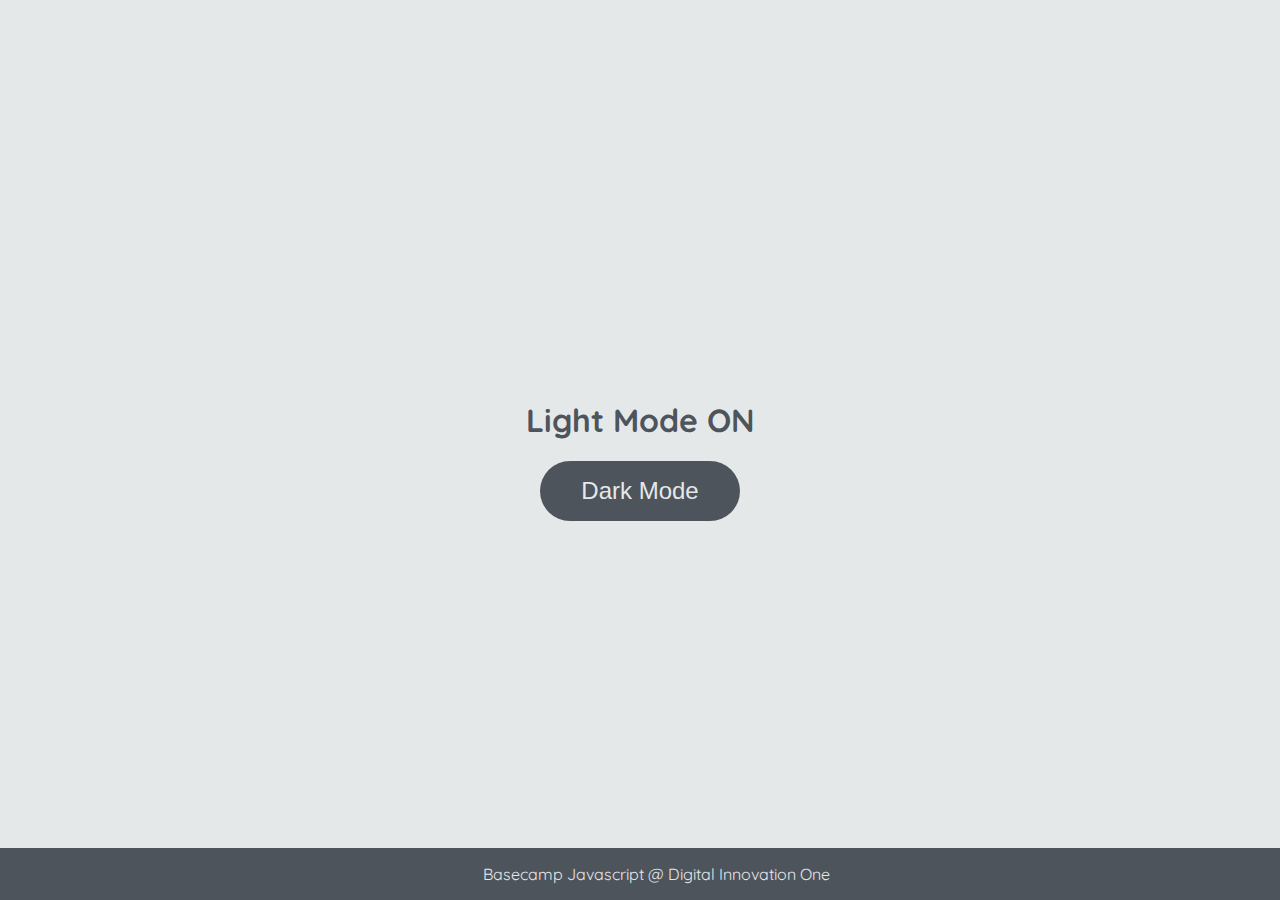
<file: Modulo_3/Aula_6/index.html>
<!DOCTYPE html>
<html lang="en">

<head>
    <meta charset="UTF-8" />
    <meta http-equiv="X-UA-Compatible" content="IE=edge" />
    <meta name="viewport" content="width=device-width, initial-scale=1.0" />
    <link rel="stylesheet" href="assets/css/styles.css" />
    <title>Dark mode and Light Mode</title>
</head>

<body>
    <main>
        <h1 id="page-title">Light Mode ON</h1>
        <button aria-label="selecionar-modo" id="mode-selector">Dark Mode</button>
    </main>

    <footer>Basecamp Javascript @ Digital Innovation One</footer>
    <script src="assets/js/scripts.js"></script>
</body>

</html>
</file>
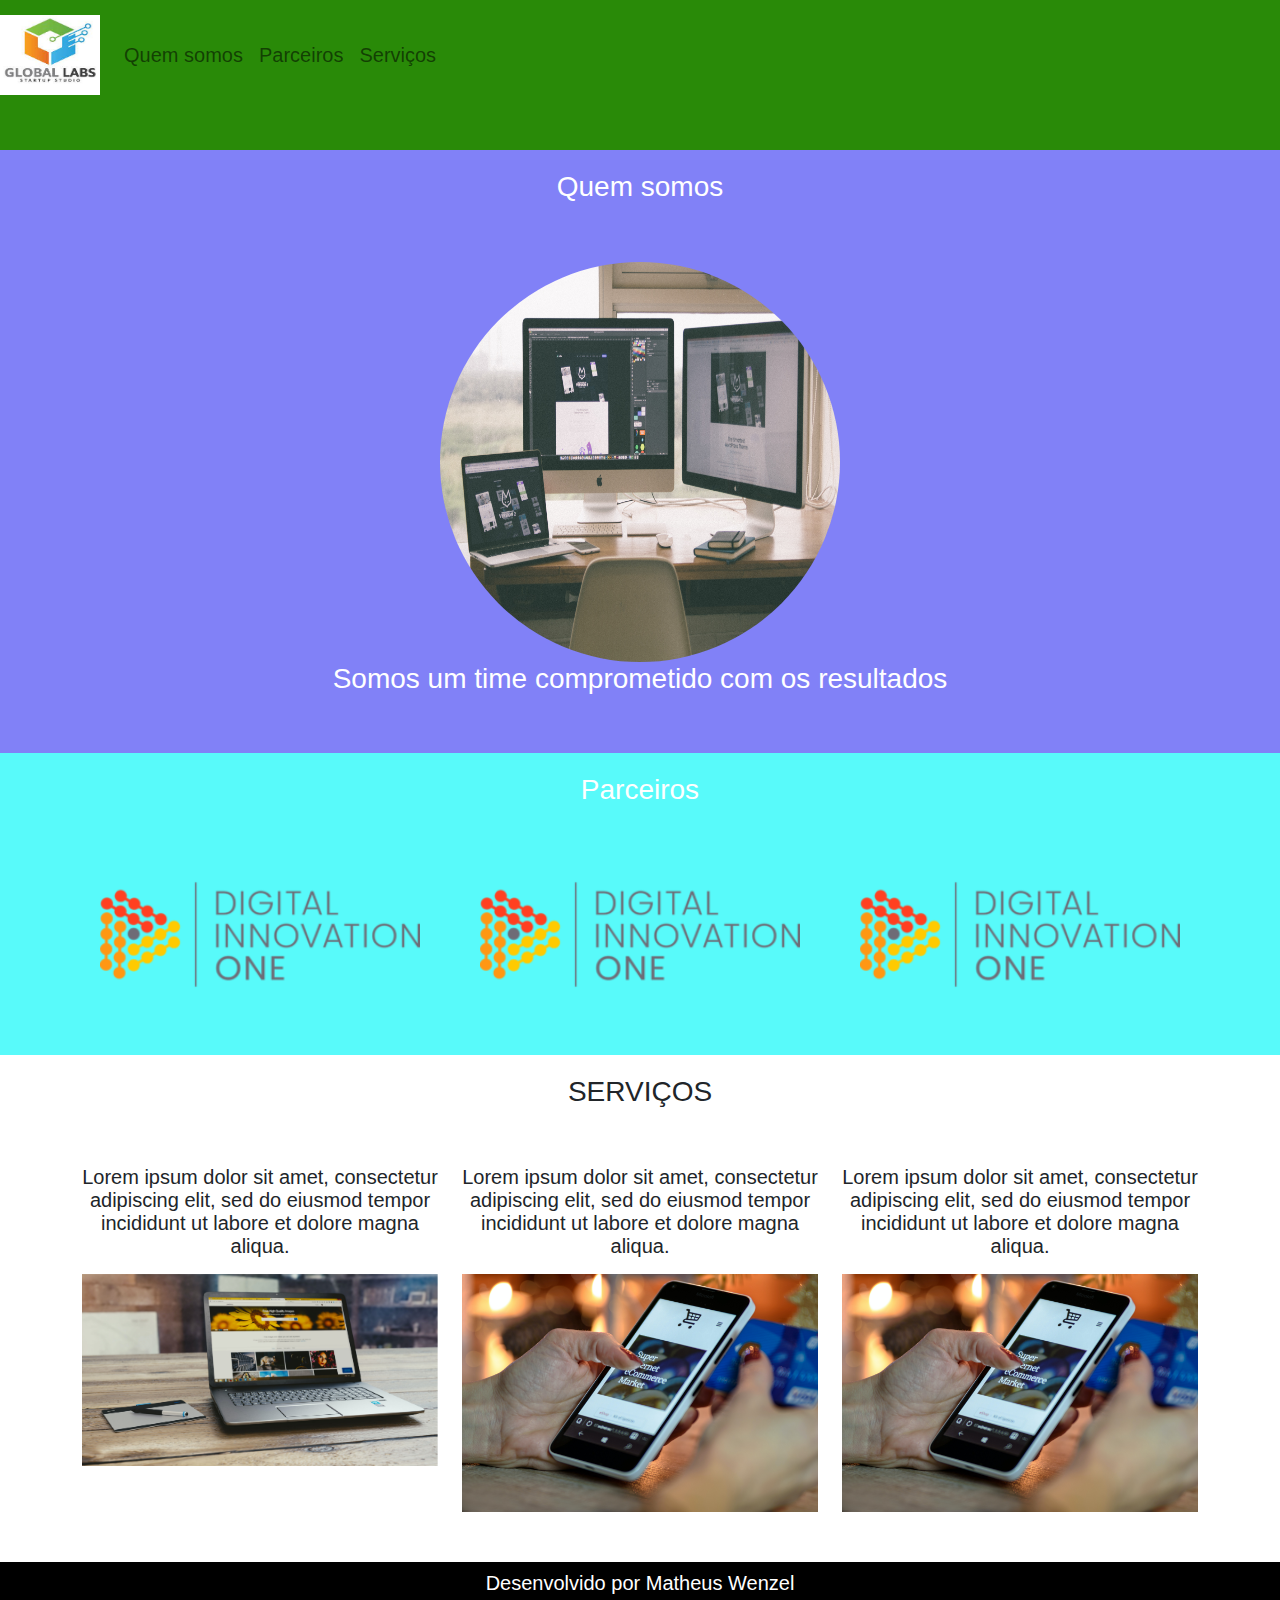
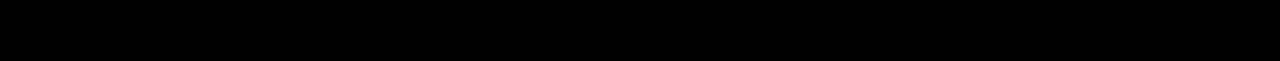
<file: Módulo_2/Aula_3 Bootstrap/index.html>
<!DOCTYPE html>

<html lang="pt-br">

<head>
    <title>Minha Página</title>
    <meta charset="utf-8">
    <link rel="stylesheet" type="text/css" href="Bootstrap/css/bootstrap.min.css">
    <link rel="stylesheet" type="text/css" href="css/style.css">
</head>

<body>

    <nav class="navbar navbar-expand-lg navbar-light margin">
        <a class="navbar-brand" href="#">
            <img src="img/global.jpg" width="100" height="80">
        </a>

        <div class="collapse navbar-collapse">
            <ul class="navbar-nav">
                <li class="nav-item">
                    <a class="nav-link" href="#quemsomos">Quem somos</a>
                </li>

                <li class="nav-item">
                    <a class="nav-link" href="#parceiros">Parceiros</a>
                </li>

                <li class="nav-item">
                    <a class="nav-link" href="#serviços">Serviços</a>
                </li>
            </ul>
        </div>

    </nav>

    <section id="quemsomos">
        <div class="container-fluid quem-somos text-center margin">
            <h3 class="margin">Quem somos</h3>
            <img src="img/time.jpg" class="rounded-circle" width="400" height="400">
            <h3>Somos um time comprometido com os resultados</h3>
        </div>
    </section>

    <section id="parceiros">
        <div class="container-fluid text-center margin parceiros">
            <h3 class="margin">Parceiros</h3>
            <div class="container">
                <div class="row">
                    <div class="col-lg-4">
                        <img src="img/digital-innovation-one.png" width="90%">
                    </div>
                    <div class="col-md-4">
                        <img src="img/digital-innovation-one.png" width="90%">
                    </div>
                    <div class="col-md-4">
                        <img src="img/digital-innovation-one.png" width="90%">
                    </div>

                </div>
            </div>
        </div>
    </section>

    <section id="serviços">
        <div class="container-fluid text-center margin serviços">
            <h3 class="margin"> SERVIÇOS</h3>
            <div class="container">
                <div class="row">
                    <div class="col-lg-4">
                        <p>Lorem ipsum dolor sit amet, consectetur adipiscing elit, sed do eiusmod tempor incididunt ut
                            labore et dolore magna aliqua.</p>
                        <img src="img/site 1.jpg" width="100%">

                    </div>
                    <div class="col-lg-4">
                        <p>Lorem ipsum dolor sit amet, consectetur adipiscing elit, sed do eiusmod tempor incididunt ut
                            labore et dolore magna aliqua.</p>
                        <img src="img/site 2.jpg" width="100%">

                    </div>
                    <div class="col-lg-4">
                        <p>Lorem ipsum dolor sit amet, consectetur adipiscing elit, sed do eiusmod tempor incididunt ut
                            labore et dolore magna aliqua.</p>
                        <img src="img/site 2.jpg" width="100%">
                    </div>
                </div>
            </div>
        </div>
    </section>

    <footer class="container-fluid text-center bg-footer margin">
        <p>Desenvolvido por Matheus Wenzel</p>
    </footer>

</body>

</html>
</file>
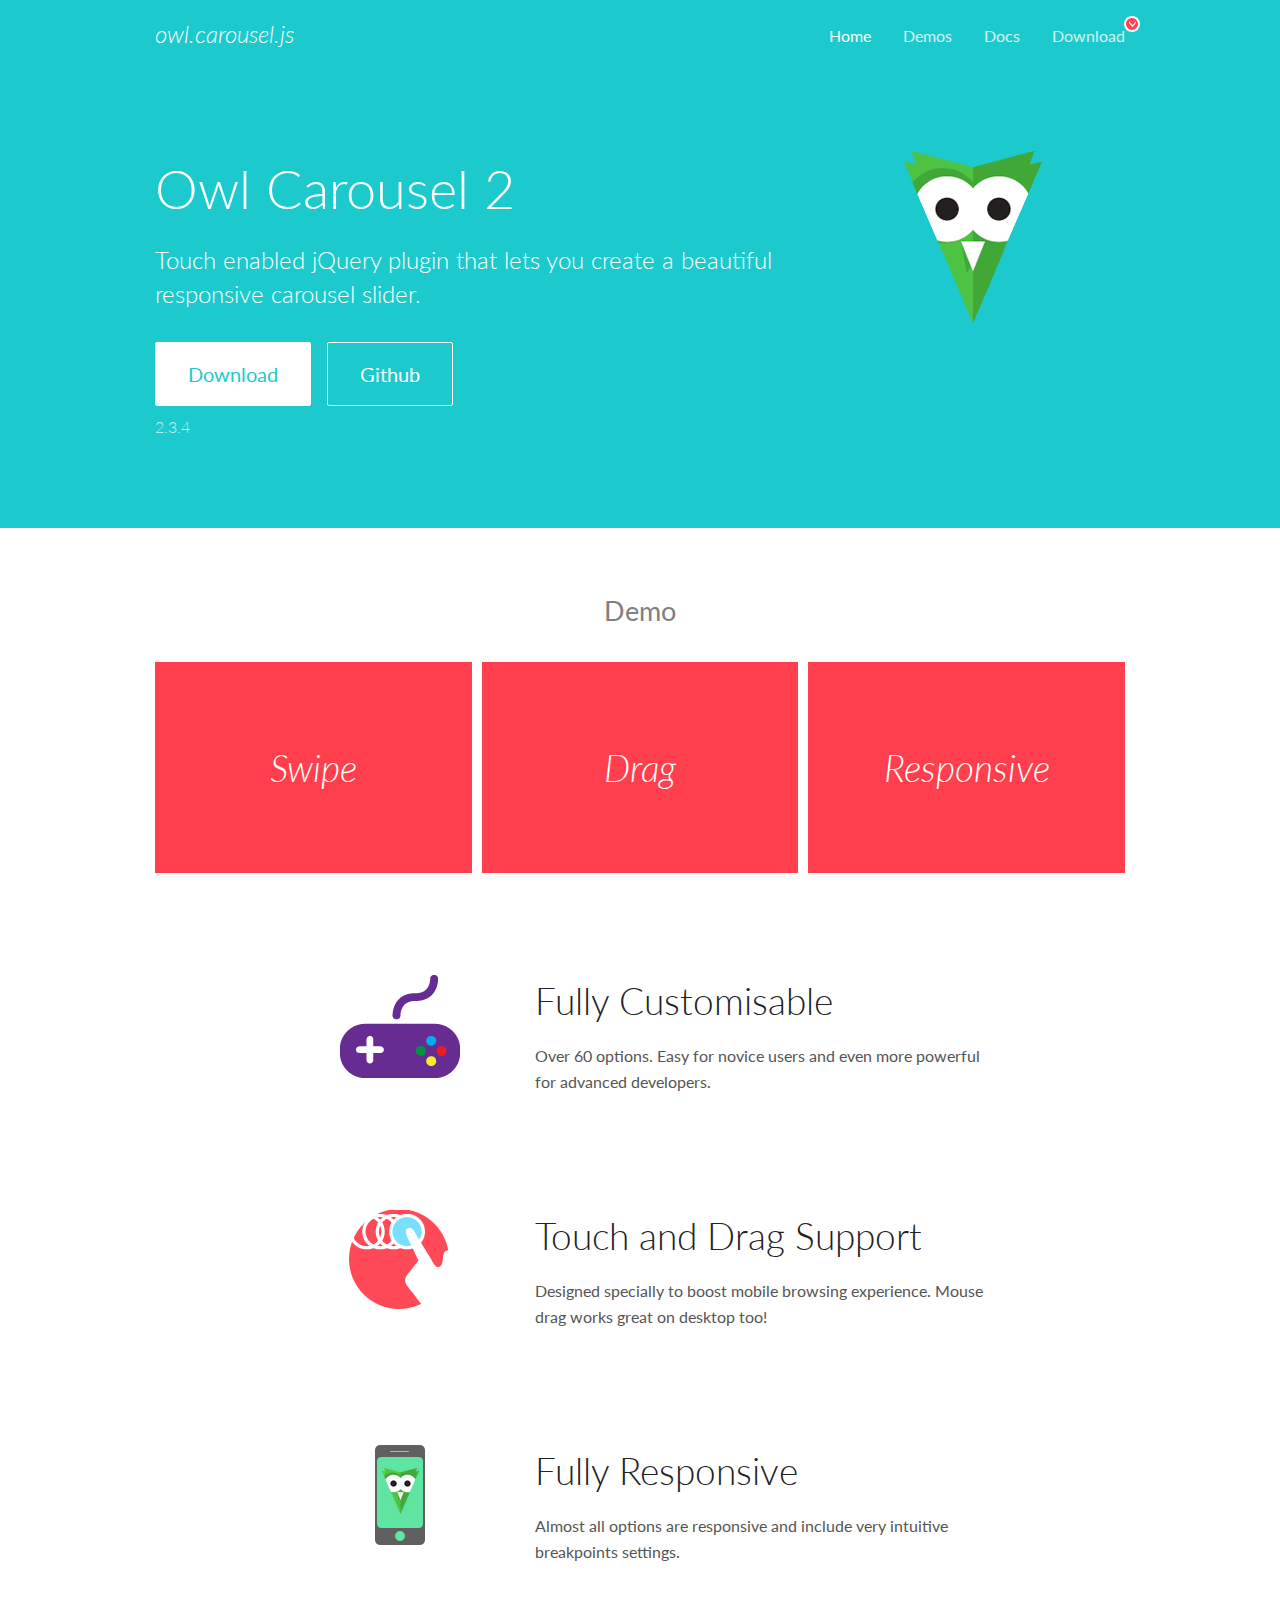
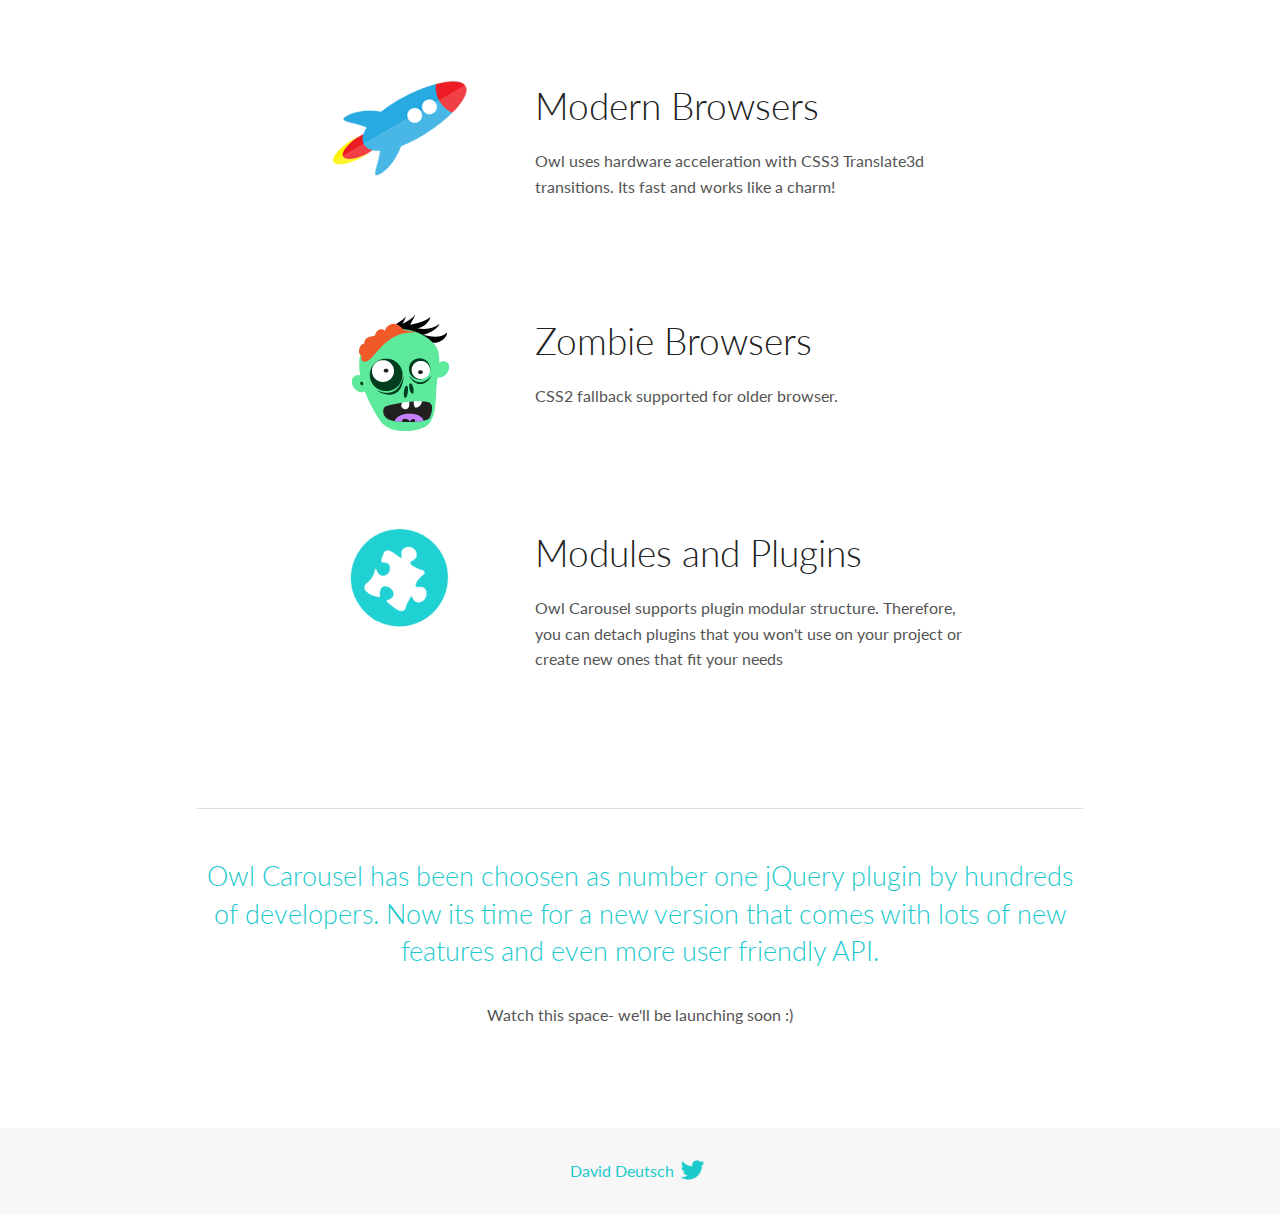
<file: Módulo_2/Desafio - Netflix/OwlCarousel2-2.3.4/docs/index.html>
<!DOCTYPE html>
<html lang="en">
  <head>

    <!-- head -->
    <meta charset="utf-8">
    <meta name="msapplication-tap-highlight" content="no" />
    <meta name="viewport" content="width=device-width, initial-scale=1.0" />
    <meta name="description" content="Touch enabled jQuery plugin that lets you create beautiful responsive carousel slider.">
    <meta name="author" content="David Deutsch">
    <title>
      Home | Owl Carousel | 2.3.4
    </title>

    <!-- Stylesheets -->
    <link href='https://fonts.googleapis.com/css?family=Lato:300,400,700,400italic,300italic' rel='stylesheet' type='text/css'>
    <link rel="stylesheet" href="assets/css/docs.theme.min.css">

    <!-- Owl Stylesheets -->
    <link rel="stylesheet" href="assets/owlcarousel/assets/owl.carousel.min.css">
    <link rel="stylesheet" href="assets/owlcarousel/assets/owl.theme.default.min.css">

    <!-- HTML5 shim and Respond.js IE8 support of HTML5 elements and media queries -->

    <!--[if lt IE 9]>
      <script src="https://oss.maxcdn.com/libs/html5shiv/3.7.0/html5shiv.js"></script>
      <script src="https://oss.maxcdn.com/libs/respond.js/1.3.0/respond.min.js"></script>
    <![endif]-->

    <!-- Favicons -->
    <link rel="apple-touch-icon-precomposed" sizes="144x144" href="assets/ico/apple-touch-icon-144-precomposed.png">
    <link rel="shortcut icon" href="assets/ico/favicon.png">
    <link rel="shortcut icon" href="favicon.ico">

    <!-- Yeah i know js should not be in header. Its required for demos.-->

    <!-- javascript -->
    <script src="assets/vendors/jquery.min.js"></script>
    <script src="assets/owlcarousel/owl.carousel.js"></script>
  </head>
  <body>

    <!-- header -->
    <header class="header">
      <div class="row">
        <div class="large-12 columns">
          <div class="brand left">
            <h3>
              <a href="/OwlCarousel2/">owl.carousel.js</a> 
            </h3>
          </div>
          <a id="toggle-nav" class="right">
            <span></span> <span></span> <span></span> 
          </a> 
          <div class="nav-bar">
            <ul class="clearfix">
              <li class="active">
                <a href="/OwlCarousel2/index.html">Home</a> 
              </li>
              <li> <a href="/OwlCarousel2/demos/demos.html">Demos</a>  </li>
              <li> <a href="/OwlCarousel2/docs/started-welcome.html">Docs</a>  </li>
              <li>
                <a href="https://github.com/OwlCarousel2/OwlCarousel2/archive/2.3.4.zip">Download</a> 
                <span class="download"></span> 
              </li>
            </ul>
          </div>
        </div>
      </div>
    </header>

    <!-- home panel -->
    <section id="hero">
      <div class="row">
        <div class="large-8 medium-8 columns">
          <h1>Owl Carousel 2</h1>
          <h4>Touch enabled jQuery plugin that lets you create a beautiful responsive carousel slider.</h4>
          <a href="https://github.com/OwlCarousel2/OwlCarousel2/archive/2.3.4.zip" class="hero-button">Download</a> 
          <a href="https://github.com/OwlCarousel2/OwlCarousel2" class="hero-button outline">Github</a> 
          <p>2.3.4</p>
        </div>
        <div class="large-4 medium-4 columns">
          <img class="owl-logo" src="assets/img/owl-logo.png" alt="mr. Owl">
        </div>
      </div>
    </section>

    <!-- body -->
    <div class="home-demo">
      <div class="row">
        <div class="large-12 columns">
          <h3>Demo</h3>
          <div class="owl-carousel">
            <div class="item">
              <h2>Swipe</h2>
            </div>
            <div class="item">
              <h2>Drag</h2>
            </div>
            <div class="item">
              <h2>Responsive</h2>
            </div>
            <div class="item">
              <h2>CSS3</h2>
            </div>
            <div class="item">
              <h2>Fast</h2>
            </div>
            <div class="item">
              <h2>Easy</h2>
            </div>
            <div class="item">
              <h2>Free</h2>
            </div>
            <div class="item">
              <h2>Upgradable</h2>
            </div>
            <div class="item">
              <h2>Tons of options</h2>
            </div>
            <div class="item">
              <h2>Infinity</h2>
            </div>
            <div class="item">
              <h2>Auto Width</h2>
            </div>
          </div>
        </div>
      </div>
    </div>
    <script>
      var owl = $('.owl-carousel');
      owl.owlCarousel({
        margin: 10,
        loop: true,
        responsive: {
          0: {
            items: 1
          },
          600: {
            items: 2
          },
          1000: {
            items: 3
          }
        }
      })
    </script>

    <!-- features -->
    <div id="features">
      <div class="row">
        <div class="small-12 medium-9 small-centered columns">
          <section class="row feature">
            <div class="medium-4 small-12 columns">
              <img src="assets/img/feature-options.png" alt="">
            </div>
            <div class="medium-8 small-12 columns">
              <h2>Fully Customisable</h2>
              <p>Over 60 options. Easy for novice users and even more powerful for advanced developers.</p>
            </div>
          </section>
          <section class="row feature">
            <div class="medium-4 small-12 columns">
              <img src="assets/img/feature-drag.png" alt="">
            </div>
            <div class="medium-8 small-12 columns">
              <h2>Touch and Drag Support</h2>
              <p>Designed specially to boost mobile browsing experience. Mouse drag works great on desktop too!</p>
            </div>
          </section>
          <section class="row feature">
            <div class="medium-4 small-12 columns">
              <img src="assets/img/feature-responsive.png" alt="">
            </div>
            <div class="medium-8 small-12 columns">
              <h2>Fully Responsive</h2>
              <p>Almost all options are responsive and include very intuitive breakpoints settings.</p>
            </div>
          </section>
          <section class="row feature">
            <div class="medium-4 small-12 columns">
              <img src="assets/img/feature-modern.png" alt="">
            </div>
            <div class="medium-8 small-12 columns">
              <h2>Modern Browsers</h2>
              <p>Owl uses hardware acceleration with CSS3 Translate3d transitions. Its fast and works like a charm! </p>
            </div>
          </section>
          <section class="row feature">
            <div class="medium-4 small-12 columns">
              <img src="assets/img/feature-zombie.png" alt="">
            </div>
            <div class="medium-8 small-12 columns">
              <h2>Zombie Browsers</h2>
              <p>CSS2 fallback supported for older browser.</p>
            </div>
          </section>
          <section class="row feature">
            <div class="medium-4 small-12 columns">
              <img src="assets/img/feature-module.png" alt="">
            </div>
            <div class="medium-8 small-12 columns">
              <h2>Modules and Plugins</h2>
              <p>Owl Carousel supports plugin modular structure. Therefore, you can detach plugins that you won&#x27;t use on your project or create new ones that fit your needs</p>
            </div>
          </section>
        </div>
      </div>
    </div>

    <!-- footer -->
    <section id="teaser-text">
      <div class="row">
        <div class="small-12 medium-11 small-centered columns">
          <hr>
          <h3 id="owl-carousel-has-been-choosen-as-number-one-jquery-plugin-by-hundreds-of-developers-now-its-time-for-a-new-version-that-comes-with-lots-of-new-features-and-even-more-user-friendly-api-">Owl Carousel has been choosen as number one jQuery plugin by hundreds of developers. Now its time for a new version that comes with lots of new features and even more user friendly API.</h3>
          <p>Watch this space- we&#39;ll be launching soon :)</p>
        </div>
      </div>
    </section>

    <!-- footer -->
    <footer class="footer">
      <div class="row">
        <div class="large-12 columns">
          <h5>
            <a href="/OwlCarousel2/docs/support-contact.html">David Deutsch</a> 
            <a id="custom-tweet-button" href="https://twitter.com/share?url=https://github.com/OwlCarousel2/OwlCarousel2&text=Owl Carousel - This is so awesome! " target="_blank"></a> 
          </h5>
        </div>
      </div>
    </footer>

    <!-- vendors -->
    <script src="assets/vendors/highlight.js"></script>
    <script src="assets/js/app.js"></script>
  </body>
</html>
</file>
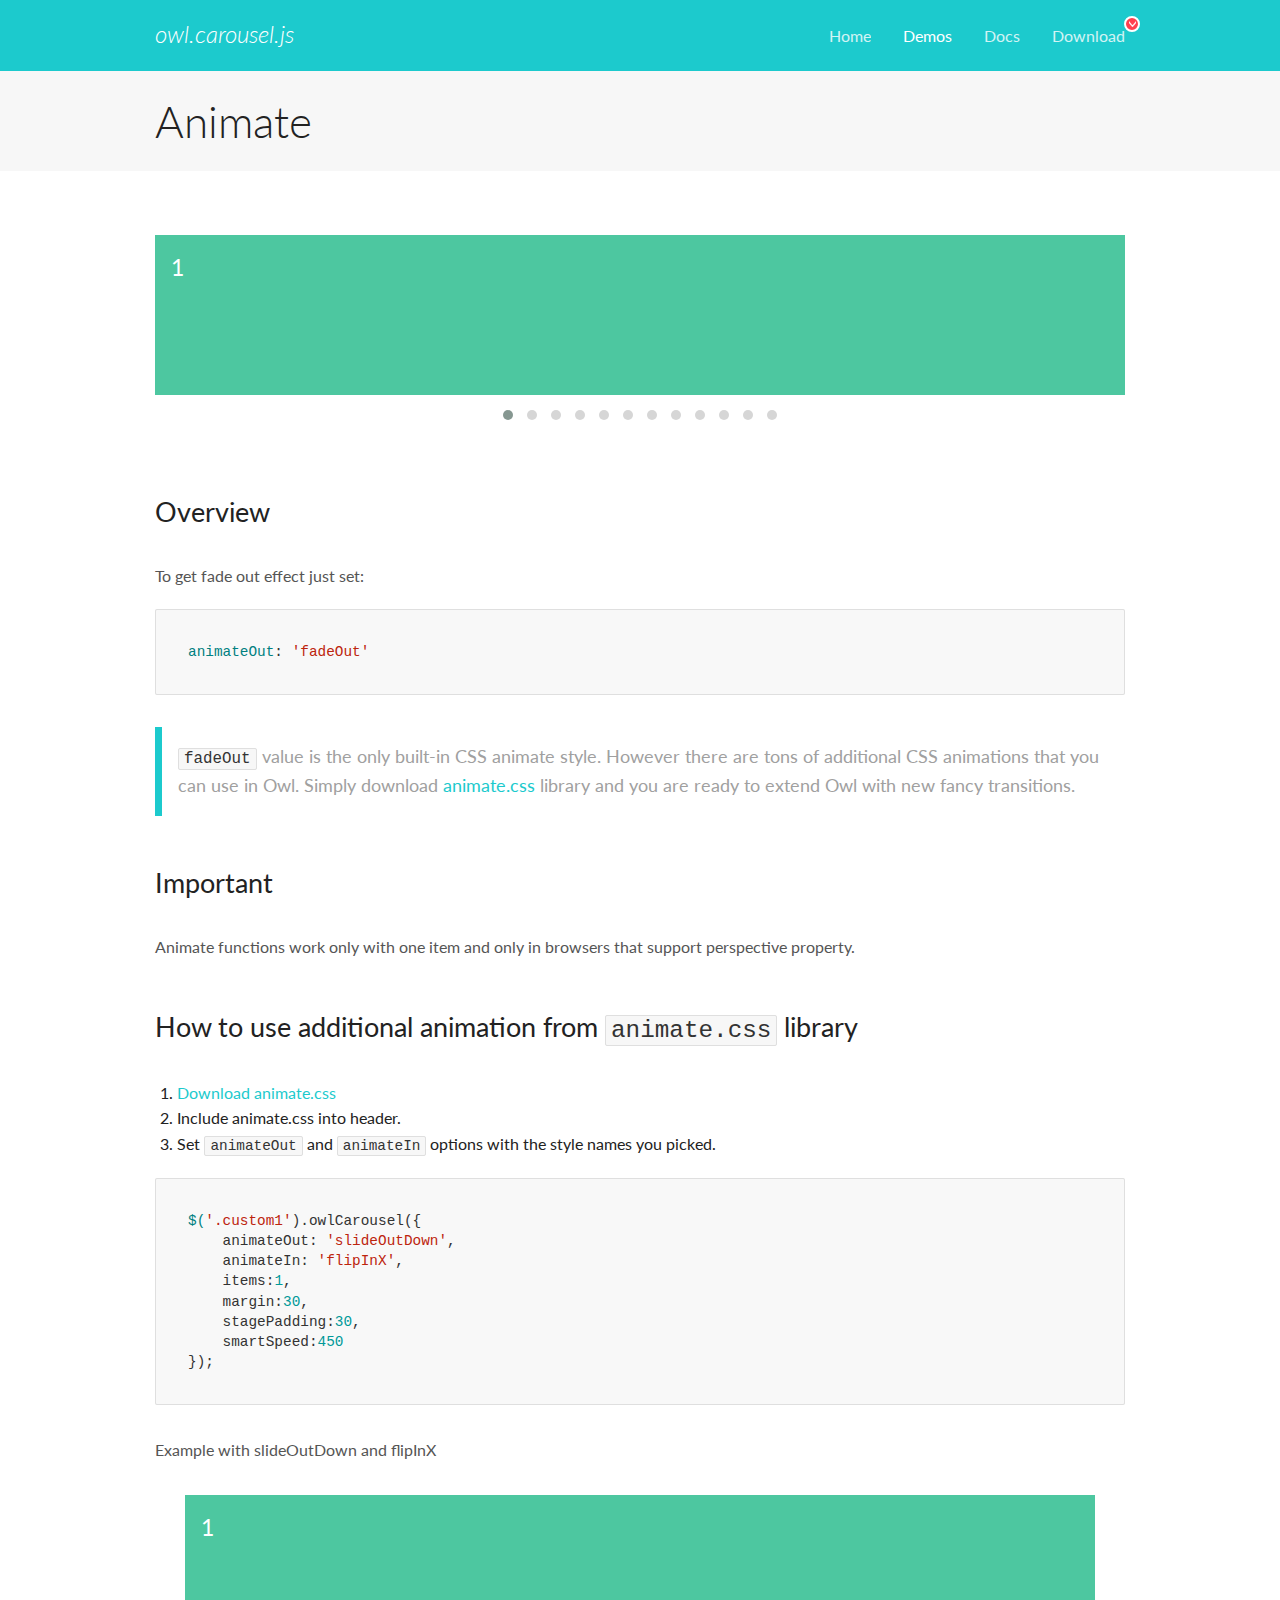
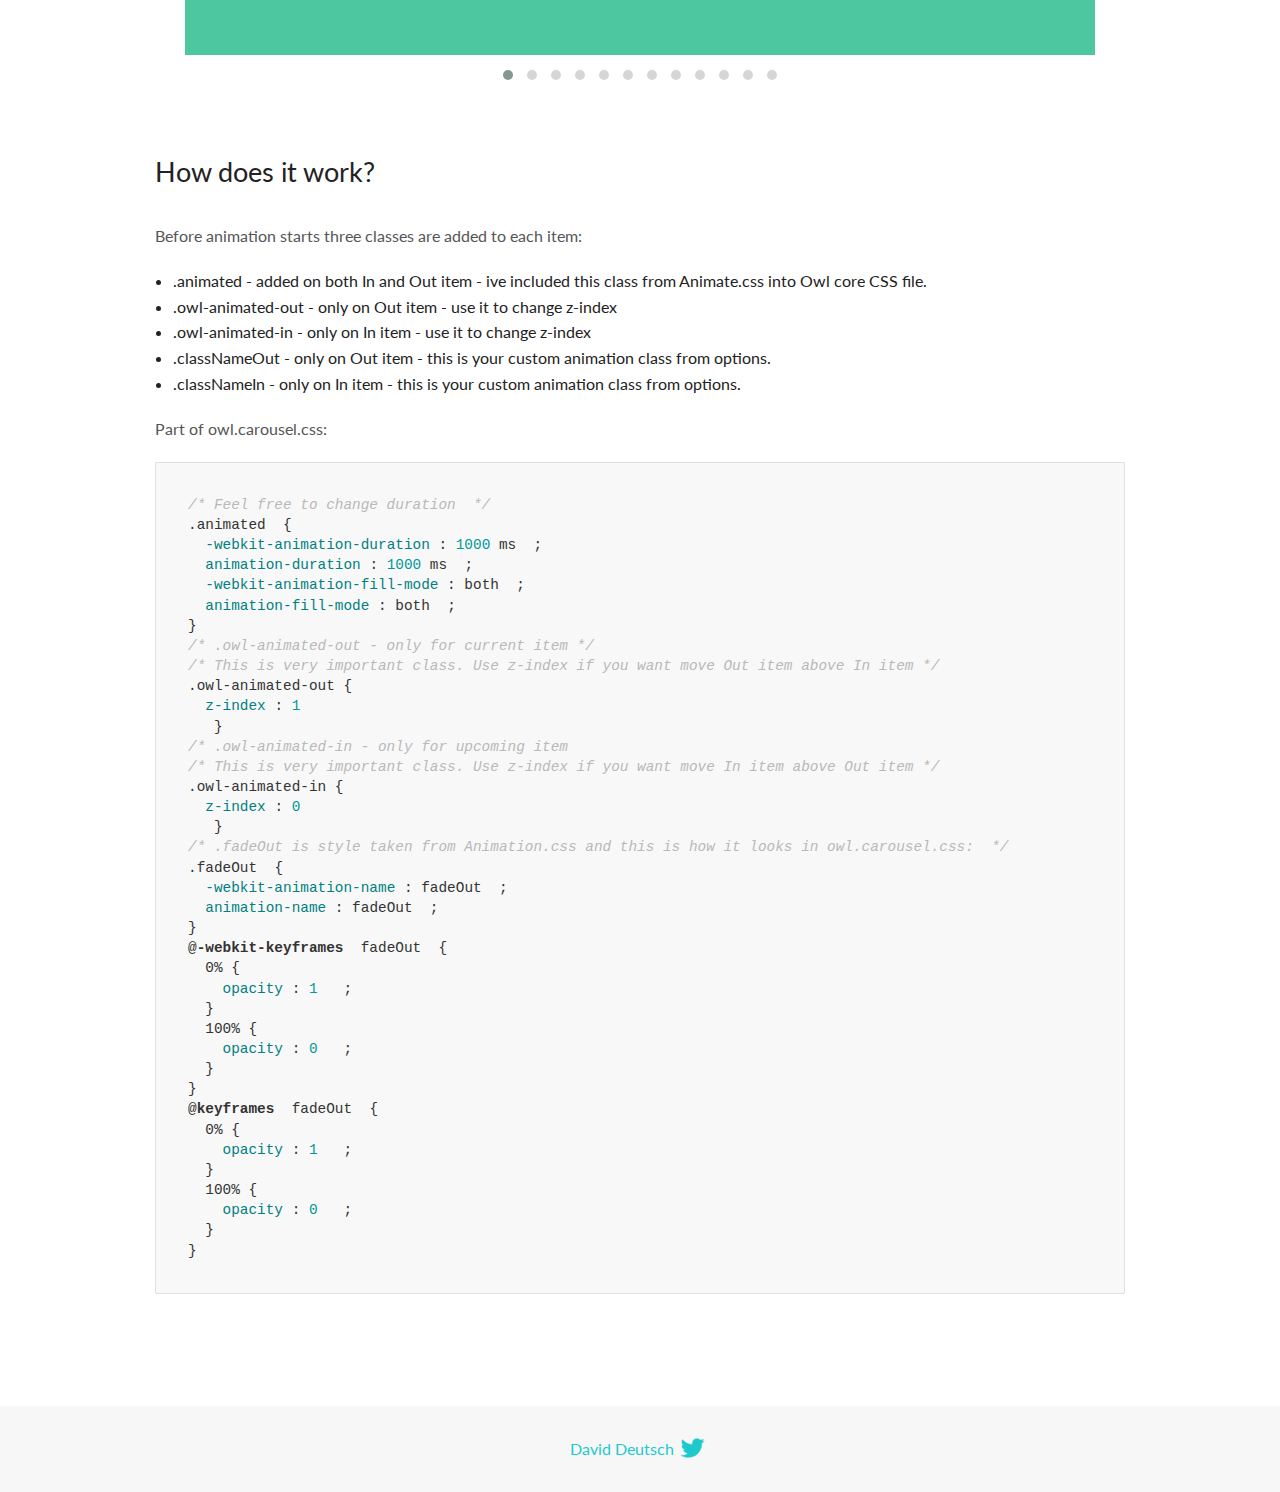
<file: Módulo_2/Desafio - Netflix/OwlCarousel2-2.3.4/docs/demos/animate.html>
<!DOCTYPE html>
<html lang="en">
  <head>

    <!-- head -->
    <meta charset="utf-8">
    <meta name="msapplication-tap-highlight" content="no" />
    <meta name="viewport" content="width=device-width, initial-scale=1.0" />
    <meta name="description" content="Animate carousel">
    <meta name="author" content="David Deutsch">
    <title>
      Animate Demo | Owl Carousel | 2.3.4
    </title>

    <!-- Stylesheets -->
    <link href='https://fonts.googleapis.com/css?family=Lato:300,400,700,400italic,300italic' rel='stylesheet' type='text/css'>
    <link rel="stylesheet" href="../assets/css/docs.theme.min.css">

    <!-- Owl Stylesheets -->
    <link rel="stylesheet" href="../assets/owlcarousel/assets/owl.carousel.min.css">
    <link rel="stylesheet" href="../assets/owlcarousel/assets/owl.theme.default.min.css">

    <!-- HTML5 shim and Respond.js IE8 support of HTML5 elements and media queries -->

    <!--[if lt IE 9]>
      <script src="https://oss.maxcdn.com/libs/html5shiv/3.7.0/html5shiv.js"></script>
      <script src="https://oss.maxcdn.com/libs/respond.js/1.3.0/respond.min.js"></script>
    <![endif]-->

    <!-- Favicons -->
    <link rel="apple-touch-icon-precomposed" sizes="144x144" href="../assets/ico/apple-touch-icon-144-precomposed.png">
    <link rel="shortcut icon" href="../assets/ico/favicon.png">
    <link rel="shortcut icon" href="favicon.ico">

    <!-- Yeah i know js should not be in header. Its required for demos.-->

    <!-- javascript -->
    <script src="../assets/vendors/jquery.min.js"></script>
    <script src="../assets/owlcarousel/owl.carousel.js"></script>
  </head>
  <body>

    <!-- header -->
    <header class="header">
      <div class="row">
        <div class="large-12 columns">
          <div class="brand left">
            <h3>
              <a href="/OwlCarousel2/">owl.carousel.js</a> 
            </h3>
          </div>
          <a id="toggle-nav" class="right">
            <span></span> <span></span> <span></span> 
          </a> 
          <div class="nav-bar">
            <ul class="clearfix">
              <li> <a href="/OwlCarousel2/index.html">Home</a>  </li>
              <li class="active">
                <a href="/OwlCarousel2/demos/demos.html">Demos</a> 
              </li>
              <li> <a href="/OwlCarousel2/docs/started-welcome.html">Docs</a>  </li>
              <li>
                <a href="https://github.com/OwlCarousel2/OwlCarousel2/archive/2.3.4.zip">Download</a> 
                <span class="download"></span> 
              </li>
            </ul>
          </div>
        </div>
      </div>
    </header>

    <!-- title -->
    <section class="title">
      <div class="row">
        <div class="large-12 columns">
          <h1>Animate</h1>
        </div>
      </div>
    </section>

    <!--  Demos -->
    <section id="demos">
      <div class="row">
        <div class="large-12 columns">
          <div class="fadeOut owl-carousel owl-theme">
            <div class="item">
              <h4>1</h4>
            </div>
            <div class="item">
              <h4>2</h4>
            </div>
            <div class="item">
              <h4>3</h4>
            </div>
            <div class="item">
              <h4>4</h4>
            </div>
            <div class="item">
              <h4>5</h4>
            </div>
            <div class="item">
              <h4>6</h4>
            </div>
            <div class="item">
              <h4>7</h4>
            </div>
            <div class="item">
              <h4>8</h4>
            </div>
            <div class="item">
              <h4>9</h4>
            </div>
            <div class="item">
              <h4>10</h4>
            </div>
            <div class="item">
              <h4>11</h4>
            </div>
            <div class="item">
              <h4>12</h4>
            </div>
          </div>
          <h3 id="overview">Overview</h3>
          <p>To get fade out effect just set:</p>
          <pre><code>animateOut: &#39;fadeOut&#39;</code></pre>
          <blockquote>
            <p><code>fadeOut</code> value is the only built-in CSS animate style. However there are tons of additional CSS animations that you can use in Owl. Simply download
              <a href="https://daneden.github.io/animate.css/">animate.css</a>  library and you are ready to extend Owl with new fancy transitions.</p>
          </blockquote>
          <h3 id="important">Important</h3>
          <p>Animate functions work only with one item and only in browsers that support perspective property.</p>
          <h3 id="how-to-use-additional-animation-from-animate-css-library">How to use additional animation from <code>animate.css</code> library</h3>
          <ol>
            <li> <a href="https://daneden.github.io/animate.css/">Download animate.css</a>  </li>
            <li>Include animate.css into header.</li>
            <li>Set <code>animateOut</code> and <code>animateIn</code> options with the style names you picked.</li>
          </ol>
          <pre><code>$(&#39;.custom1&#39;).owlCarousel({
    animateOut: &#39;slideOutDown&#39;,
    animateIn: &#39;flipInX&#39;,
    items:1,
    margin:30,
    stagePadding:30,
    smartSpeed:450
});</code></pre>
          <p>Example with slideOutDown and flipInX</p>
          <div class="custom1 owl-carousel owl-theme">
            <div class="item">
              <h4>1</h4>
            </div>
            <div class="item">
              <h4>2</h4>
            </div>
            <div class="item">
              <h4>3</h4>
            </div>
            <div class="item">
              <h4>4</h4>
            </div>
            <div class="item">
              <h4>5</h4>
            </div>
            <div class="item">
              <h4>6</h4>
            </div>
            <div class="item">
              <h4>7</h4>
            </div>
            <div class="item">
              <h4>8</h4>
            </div>
            <div class="item">
              <h4>9</h4>
            </div>
            <div class="item">
              <h4>10</h4>
            </div>
            <div class="item">
              <h4>11</h4>
            </div>
            <div class="item">
              <h4>12</h4>
            </div>
          </div>
          <h3 id="how-does-it-work-">How does it work?</h3>
          <p>Before animation starts three classes are added to each item:</p>
          <ul>
            <li>.animated - added on both In and Out item - ive included this class from Animate.css into Owl core CSS file.</li>
            <li>.owl-animated-out - only on Out item - use it to change z-index</li>
            <li>.owl-animated-in - only on In item - use it to change z-index</li>
            <li>.classNameOut - only on Out item - this is your custom animation class from options.</li>
            <li>.classNameIn - only on In item - this is your custom animation class from options.</li>
          </ul>
          <p>Part of owl.carousel.css:</p>
          <pre><code class="language-css"><span class="comment">/* Feel free to change duration  */</span> 
<span class="class">.animated</span>  <span class="rules">{
  <span class="rule"><span class="attribute">-webkit-animation-duration</span> :<span class="value"> <span class="number">1000</span> ms</span> </span> ;
  <span class="rule"><span class="attribute">animation-duration</span> :<span class="value"> <span class="number">1000</span> ms</span> </span> ;
  <span class="rule"><span class="attribute">-webkit-animation-fill-mode</span> :<span class="value"> both</span> </span> ;
  <span class="rule"><span class="attribute">animation-fill-mode</span> :<span class="value"> both</span> </span> ;
<span class="rule">}</span> </span> 
<span class="comment">/* .owl-animated-out - only for current item */</span> 
<span class="comment">/* This is very important class. Use z-index if you want move Out item above In item */</span> 
<span class="class">.owl-animated-out</span> <span class="rules">{
  <span class="rule"><span class="attribute">z-index</span> :<span class="value"> <span class="number">1</span> 
</span> </span> </span> }
<span class="comment">/* .owl-animated-in - only for upcoming item
/* This is very important class. Use z-index if you want move In item above Out item */</span> 
<span class="class">.owl-animated-in</span> <span class="rules">{
  <span class="rule"><span class="attribute">z-index</span> :<span class="value"> <span class="number">0</span> 
</span> </span> </span> }
<span class="comment">/* .fadeOut is style taken from Animation.css and this is how it looks in owl.carousel.css:  */</span> 
<span class="class">.fadeOut</span>  <span class="rules">{
  <span class="rule"><span class="attribute">-webkit-animation-name</span> :<span class="value"> fadeOut</span> </span> ;
  <span class="rule"><span class="attribute">animation-name</span> :<span class="value"> fadeOut</span> </span> ;
<span class="rule">}</span> </span> 
<span class="at_rule">@<span class="keyword">-webkit-keyframes</span>  fadeOut </span> {
  0% <span class="rules">{
    <span class="rule"><span class="attribute">opacity</span> :<span class="value"> <span class="number">1</span> </span> </span> ;
  <span class="rule">}</span> </span> 
  100% <span class="rules">{
    <span class="rule"><span class="attribute">opacity</span> :<span class="value"> <span class="number">0</span> </span> </span> ;
  <span class="rule">}</span> </span> 
}
<span class="at_rule">@<span class="keyword">keyframes</span>  fadeOut </span> {
  0% <span class="rules">{
    <span class="rule"><span class="attribute">opacity</span> :<span class="value"> <span class="number">1</span> </span> </span> ;
  <span class="rule">}</span> </span> 
  100% <span class="rules">{
    <span class="rule"><span class="attribute">opacity</span> :<span class="value"> <span class="number">0</span> </span> </span> ;
  <span class="rule">}</span> </span> 
}</code></pre>
          <link rel="stylesheet" href="../assets/css/animate.css">
          <script>
            jQuery(document).ready(function($) {
              $('.fadeOut').owlCarousel({
                items: 1,
                animateOut: 'fadeOut',
                loop: true,
                margin: 10,
              });
              $('.custom1').owlCarousel({
                animateOut: 'slideOutDown',
                animateIn: 'flipInX',
                items: 1,
                margin: 30,
                stagePadding: 30,
                smartSpeed: 450
              });
            });
          </script>
        </div>
      </div>
    </section>

    <!-- footer -->
    <footer class="footer">
      <div class="row">
        <div class="large-12 columns">
          <h5>
            <a href="/OwlCarousel2/docs/support-contact.html">David Deutsch</a> 
            <a id="custom-tweet-button" href="https://twitter.com/share?url=https://github.com/OwlCarousel2/OwlCarousel2&text=Owl Carousel - This is so awesome! " target="_blank"></a> 
          </h5>
        </div>
      </div>
    </footer>

    <!-- vendors -->
    <script src="../assets/vendors/highlight.js"></script>
    <script src="../assets/js/app.js"></script>
  </body>
</html>
</file>
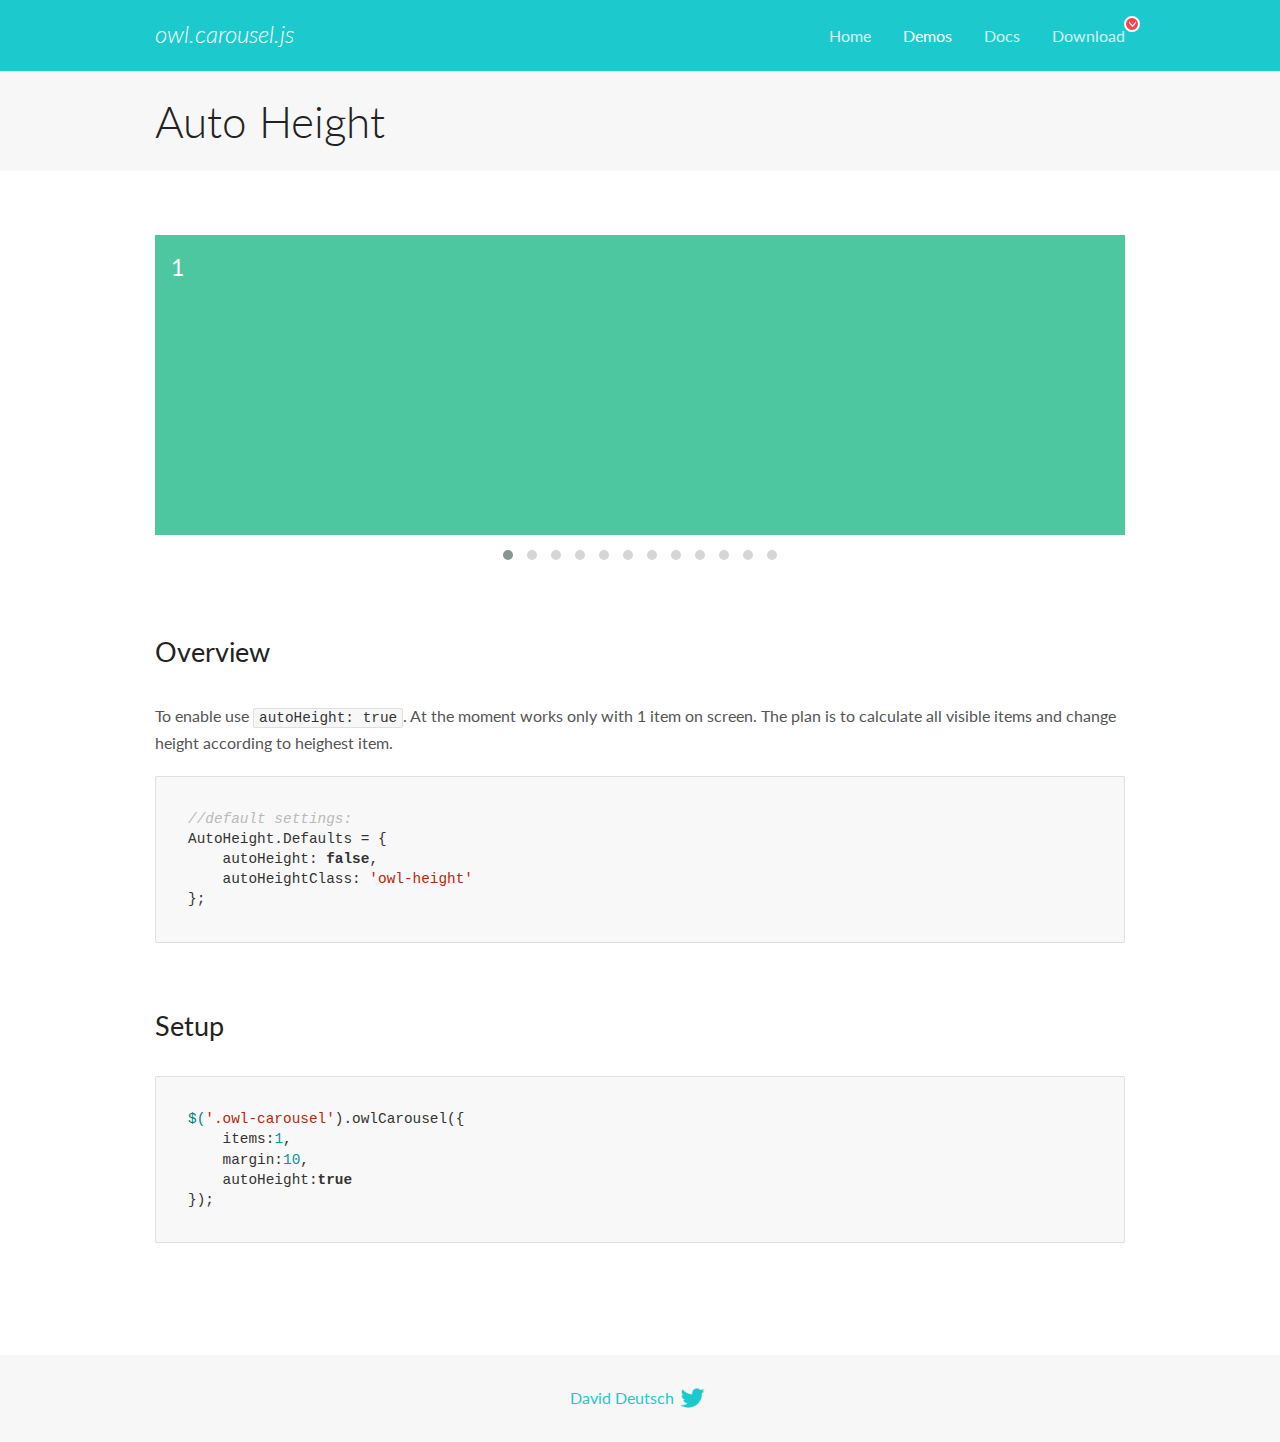
<file: Módulo_2/Desafio - Netflix/OwlCarousel2-2.3.4/docs/demos/autoheight.html>
<!DOCTYPE html>
<html lang="en">
  <head>

    <!-- head -->
    <meta charset="utf-8">
    <meta name="msapplication-tap-highlight" content="no" />
    <meta name="viewport" content="width=device-width, initial-scale=1.0" />
    <meta name="description" content="autoHeight usage demo">
    <meta name="author" content="David Deutsch">
    <title>
      Auto Height Demo | Owl Carousel | 2.3.4
    </title>

    <!-- Stylesheets -->
    <link href='https://fonts.googleapis.com/css?family=Lato:300,400,700,400italic,300italic' rel='stylesheet' type='text/css'>
    <link rel="stylesheet" href="../assets/css/docs.theme.min.css">

    <!-- Owl Stylesheets -->
    <link rel="stylesheet" href="../assets/owlcarousel/assets/owl.carousel.min.css">
    <link rel="stylesheet" href="../assets/owlcarousel/assets/owl.theme.default.min.css">

    <!-- HTML5 shim and Respond.js IE8 support of HTML5 elements and media queries -->

    <!--[if lt IE 9]>
      <script src="https://oss.maxcdn.com/libs/html5shiv/3.7.0/html5shiv.js"></script>
      <script src="https://oss.maxcdn.com/libs/respond.js/1.3.0/respond.min.js"></script>
    <![endif]-->

    <!-- Favicons -->
    <link rel="apple-touch-icon-precomposed" sizes="144x144" href="../assets/ico/apple-touch-icon-144-precomposed.png">
    <link rel="shortcut icon" href="../assets/ico/favicon.png">
    <link rel="shortcut icon" href="favicon.ico">

    <!-- Yeah i know js should not be in header. Its required for demos.-->

    <!-- javascript -->
    <script src="../assets/vendors/jquery.min.js"></script>
    <script src="../assets/owlcarousel/owl.carousel.js"></script>
  </head>
  <body>

    <!-- header -->
    <header class="header">
      <div class="row">
        <div class="large-12 columns">
          <div class="brand left">
            <h3>
              <a href="/OwlCarousel2/">owl.carousel.js</a> 
            </h3>
          </div>
          <a id="toggle-nav" class="right">
            <span></span> <span></span> <span></span> 
          </a> 
          <div class="nav-bar">
            <ul class="clearfix">
              <li> <a href="/OwlCarousel2/index.html">Home</a>  </li>
              <li class="active">
                <a href="/OwlCarousel2/demos/demos.html">Demos</a> 
              </li>
              <li> <a href="/OwlCarousel2/docs/started-welcome.html">Docs</a>  </li>
              <li>
                <a href="https://github.com/OwlCarousel2/OwlCarousel2/archive/2.3.4.zip">Download</a> 
                <span class="download"></span> 
              </li>
            </ul>
          </div>
        </div>
      </div>
    </header>

    <!-- title -->
    <section class="title">
      <div class="row">
        <div class="large-12 columns">
          <h1>Auto Height</h1>
        </div>
      </div>
    </section>

    <!--  Demos -->
    <section id="demos">
      <div class="row">
        <div class="large-12 columns">
          <div class="owl-carousel owl-theme">
            <div class="item" style="height:300px">
              <h4>1</h4>
            </div>
            <div class="item" style="height:100px">
              <h4>2</h4>
            </div>
            <div class="item" style="height:500px">
              <h4>3</h4>
            </div>
            <div class="item" style="height:250px">
              <h4>4</h4>
            </div>
            <div class="item" style="height:400px">
              <h4>5</h4>
            </div>
            <div class="item" style="height:500px">
              <h4>6</h4>
            </div>
            <div class="item" style="height:600px">
              <h4>7</h4>
            </div>
            <div class="item" style="height:400px">
              <h4>8</h4>
            </div>
            <div class="item" style="height:300px">
              <h4>9</h4>
            </div>
            <div class="item" style="height:350px">
              <h4>10</h4>
            </div>
            <div class="item" style="height:200px">
              <h4>11</h4>
            </div>
            <div class="item" style="height:150px">
              <h4>12</h4>
            </div>
          </div>
          <h3 id="overview">Overview</h3>
          <p>To enable use <code>autoHeight: true</code>. At the moment works only with 1 item on screen. The plan is to calculate all visible items and change height according to heighest item.</p>
          <pre><code>//default settings:
AutoHeight.Defaults = {
    autoHeight: false,
    autoHeightClass: &#39;owl-height&#39;
};</code></pre>
          <h3 id="setup">Setup</h3>
          <pre><code>$(&#39;.owl-carousel&#39;).owlCarousel({
    items:1,
    margin:10,
    autoHeight:true
});</code></pre>
          <script>
            $(document).ready(function() {
              $('.owl-carousel').owlCarousel({
                items: 1,
                margin: 10,
                autoHeight: true
              });
            })
          </script>
        </div>
      </div>
    </section>

    <!-- footer -->
    <footer class="footer">
      <div class="row">
        <div class="large-12 columns">
          <h5>
            <a href="/OwlCarousel2/docs/support-contact.html">David Deutsch</a> 
            <a id="custom-tweet-button" href="https://twitter.com/share?url=https://github.com/OwlCarousel2/OwlCarousel2&text=Owl Carousel - This is so awesome! " target="_blank"></a> 
          </h5>
        </div>
      </div>
    </footer>

    <!-- vendors -->
    <script src="../assets/vendors/highlight.js"></script>
    <script src="../assets/js/app.js"></script>
  </body>
</html>
</file>
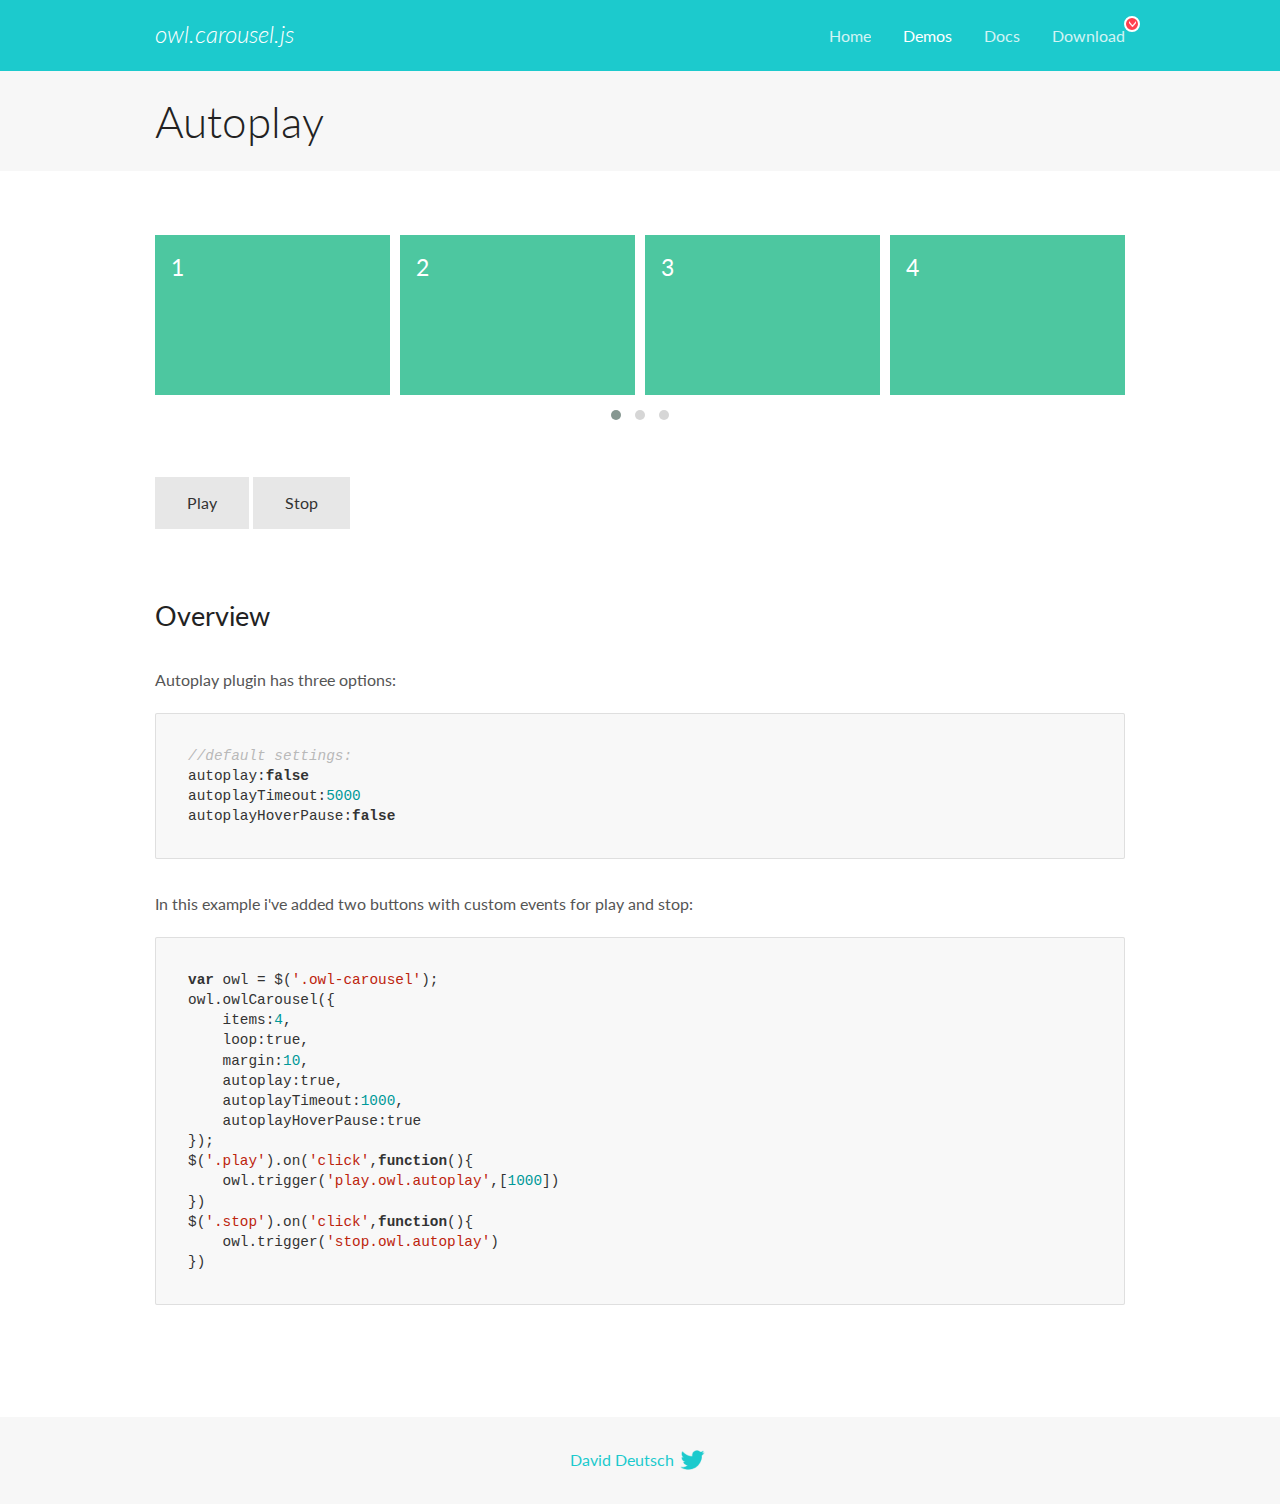
<file: Módulo_2/Desafio - Netflix/OwlCarousel2-2.3.4/docs/demos/autoplay.html>
<!DOCTYPE html>
<html lang="en">
  <head>

    <!-- head -->
    <meta charset="utf-8">
    <meta name="msapplication-tap-highlight" content="no" />
    <meta name="viewport" content="width=device-width, initial-scale=1.0" />
    <meta name="description" content="Autoplay usage demo">
    <meta name="author" content="David Deutsch">
    <title>
      Autoplay Demo | Owl Carousel | 2.3.4
    </title>

    <!-- Stylesheets -->
    <link href='https://fonts.googleapis.com/css?family=Lato:300,400,700,400italic,300italic' rel='stylesheet' type='text/css'>
    <link rel="stylesheet" href="../assets/css/docs.theme.min.css">

    <!-- Owl Stylesheets -->
    <link rel="stylesheet" href="../assets/owlcarousel/assets/owl.carousel.min.css">
    <link rel="stylesheet" href="../assets/owlcarousel/assets/owl.theme.default.min.css">

    <!-- HTML5 shim and Respond.js IE8 support of HTML5 elements and media queries -->

    <!--[if lt IE 9]>
      <script src="https://oss.maxcdn.com/libs/html5shiv/3.7.0/html5shiv.js"></script>
      <script src="https://oss.maxcdn.com/libs/respond.js/1.3.0/respond.min.js"></script>
    <![endif]-->

    <!-- Favicons -->
    <link rel="apple-touch-icon-precomposed" sizes="144x144" href="../assets/ico/apple-touch-icon-144-precomposed.png">
    <link rel="shortcut icon" href="../assets/ico/favicon.png">
    <link rel="shortcut icon" href="favicon.ico">

    <!-- Yeah i know js should not be in header. Its required for demos.-->

    <!-- javascript -->
    <script src="../assets/vendors/jquery.min.js"></script>
    <script src="../assets/owlcarousel/owl.carousel.js"></script>
  </head>
  <body>

    <!-- header -->
    <header class="header">
      <div class="row">
        <div class="large-12 columns">
          <div class="brand left">
            <h3>
              <a href="/OwlCarousel2/">owl.carousel.js</a> 
            </h3>
          </div>
          <a id="toggle-nav" class="right">
            <span></span> <span></span> <span></span> 
          </a> 
          <div class="nav-bar">
            <ul class="clearfix">
              <li> <a href="/OwlCarousel2/index.html">Home</a>  </li>
              <li class="active">
                <a href="/OwlCarousel2/demos/demos.html">Demos</a> 
              </li>
              <li> <a href="/OwlCarousel2/docs/started-welcome.html">Docs</a>  </li>
              <li>
                <a href="https://github.com/OwlCarousel2/OwlCarousel2/archive/2.3.4.zip">Download</a> 
                <span class="download"></span> 
              </li>
            </ul>
          </div>
        </div>
      </div>
    </header>

    <!-- title -->
    <section class="title">
      <div class="row">
        <div class="large-12 columns">
          <h1>Autoplay</h1>
        </div>
      </div>
    </section>

    <!--  Demos -->
    <section id="demos">
      <div class="row">
        <div class="large-12 columns">
          <div class="owl-carousel owl-theme">
            <div class="item">
              <h4>1</h4>
            </div>
            <div class="item">
              <h4>2</h4>
            </div>
            <div class="item">
              <h4>3</h4>
            </div>
            <div class="item">
              <h4>4</h4>
            </div>
            <div class="item">
              <h4>5</h4>
            </div>
            <div class="item">
              <h4>6</h4>
            </div>
            <div class="item">
              <h4>7</h4>
            </div>
            <div class="item">
              <h4>8</h4>
            </div>
            <div class="item">
              <h4>9</h4>
            </div>
            <div class="item">
              <h4>10</h4>
            </div>
            <div class="item">
              <h4>11</h4>
            </div>
            <div class="item">
              <h4>12</h4>
            </div>
          </div>
          <a class="button secondary play">Play</a> 
          <a class="button secondary stop">Stop</a> 
          <h3 id="overview">Overview</h3>
          <p>Autoplay plugin has three options:</p>
          <pre><code>//default settings:
autoplay:false
autoplayTimeout:5000
autoplayHoverPause:false</code></pre>
          <p>In this example i&#39;ve added two buttons with custom events for play and stop:</p>
          <pre><code>var owl = $(&#39;.owl-carousel&#39;);
owl.owlCarousel({
    items:4,
    loop:true,
    margin:10,
    autoplay:true,
    autoplayTimeout:1000,
    autoplayHoverPause:true
});
$(&#39;.play&#39;).on(&#39;click&#39;,function(){
    owl.trigger(&#39;play.owl.autoplay&#39;,[1000])
})
$(&#39;.stop&#39;).on(&#39;click&#39;,function(){
    owl.trigger(&#39;stop.owl.autoplay&#39;)
})</code></pre>
          <script>
            $(document).ready(function() {
              var owl = $('.owl-carousel');
              owl.owlCarousel({
                items: 4,
                loop: true,
                margin: 10,
                autoplay: true,
                autoplayTimeout: 1000,
                autoplayHoverPause: true
              });
              $('.play').on('click', function() {
                owl.trigger('play.owl.autoplay', [1000])
              })
              $('.stop').on('click', function() {
                owl.trigger('stop.owl.autoplay')
              })
            })
          </script>
        </div>
      </div>
    </section>

    <!-- footer -->
    <footer class="footer">
      <div class="row">
        <div class="large-12 columns">
          <h5>
            <a href="/OwlCarousel2/docs/support-contact.html">David Deutsch</a> 
            <a id="custom-tweet-button" href="https://twitter.com/share?url=https://github.com/OwlCarousel2/OwlCarousel2&text=Owl Carousel - This is so awesome! " target="_blank"></a> 
          </h5>
        </div>
      </div>
    </footer>

    <!-- vendors -->
    <script src="../assets/vendors/highlight.js"></script>
    <script src="../assets/js/app.js"></script>
  </body>
</html>
</file>
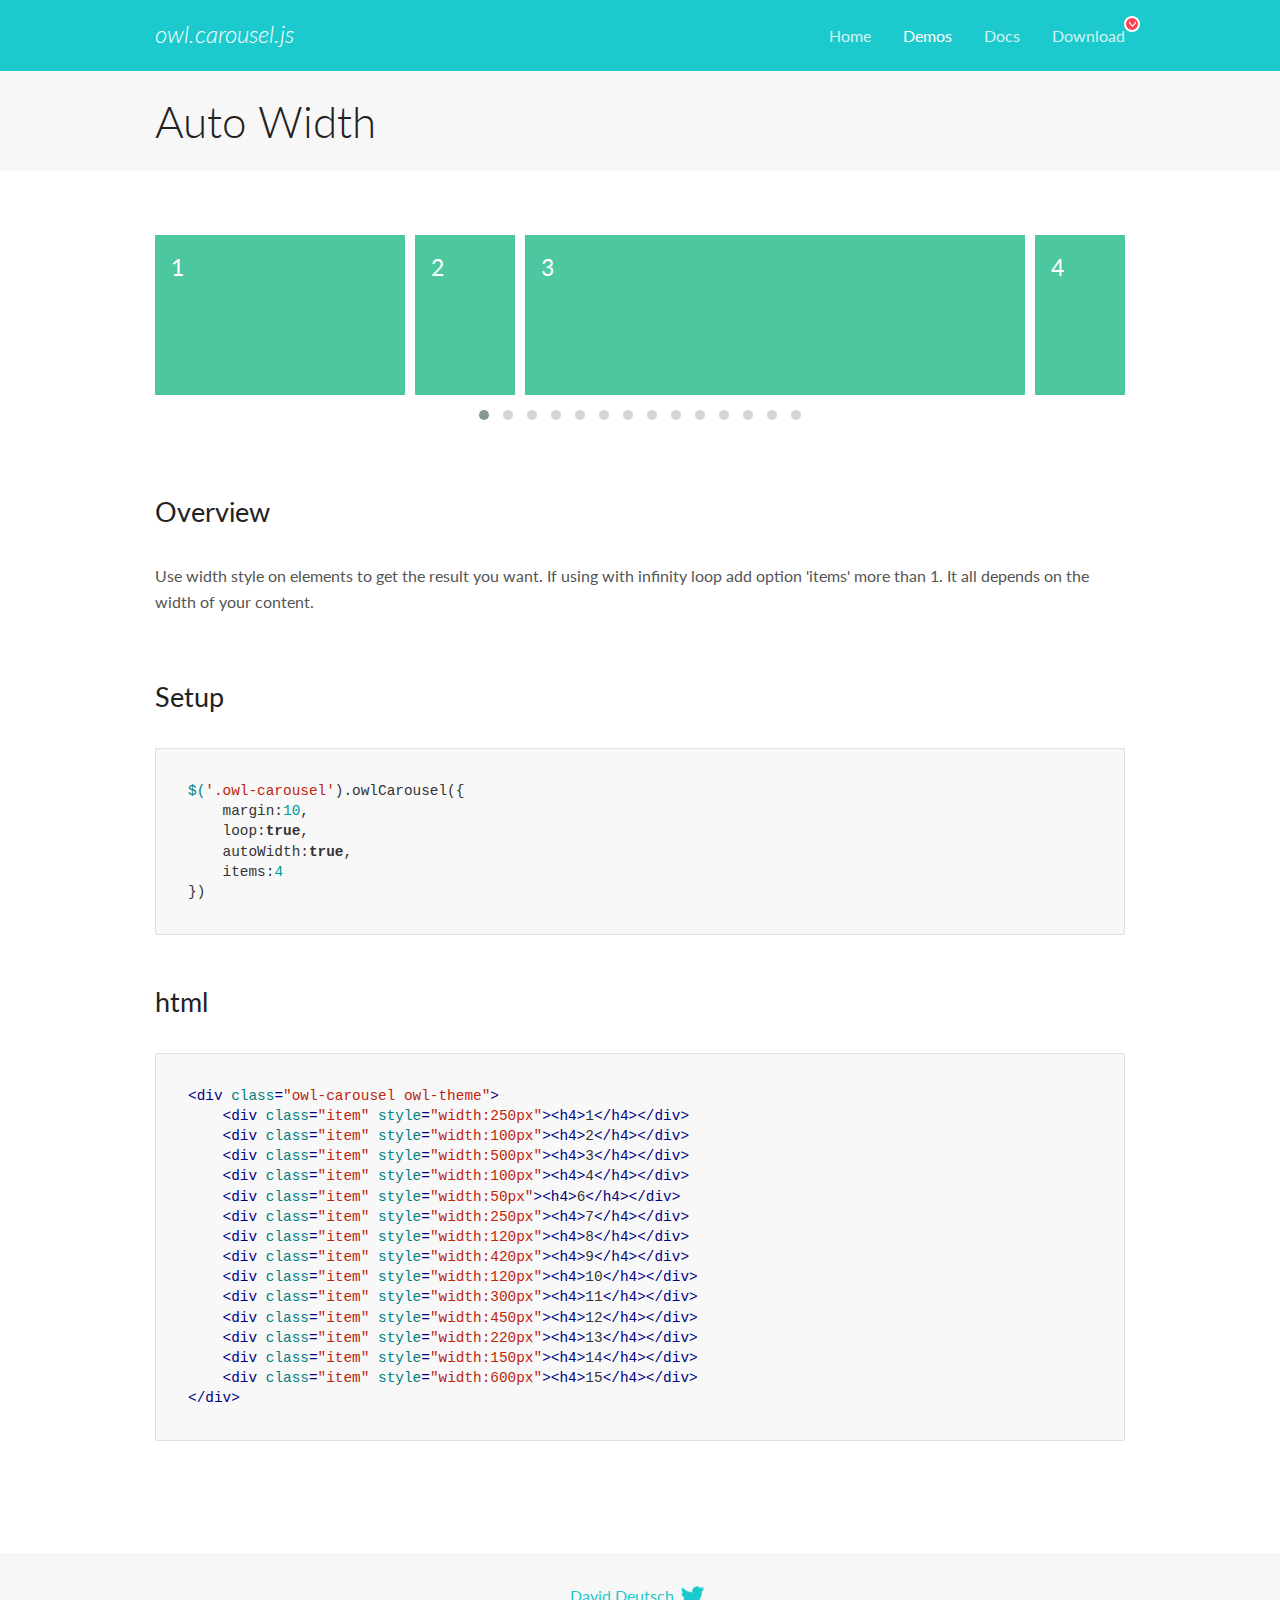
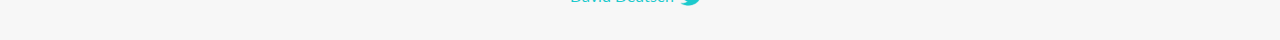
<file: Módulo_2/Desafio - Netflix/OwlCarousel2-2.3.4/docs/demos/autowidth.html>
<!DOCTYPE html>
<html lang="en">
  <head>

    <!-- head -->
    <meta charset="utf-8">
    <meta name="msapplication-tap-highlight" content="no" />
    <meta name="viewport" content="width=device-width, initial-scale=1.0" />
    <meta name="description" content="Auto Width">
    <meta name="author" content="David Deutsch">
    <title>
      Auto Width Demo | Owl Carousel | 2.3.4
    </title>

    <!-- Stylesheets -->
    <link href='https://fonts.googleapis.com/css?family=Lato:300,400,700,400italic,300italic' rel='stylesheet' type='text/css'>
    <link rel="stylesheet" href="../assets/css/docs.theme.min.css">

    <!-- Owl Stylesheets -->
    <link rel="stylesheet" href="../assets/owlcarousel/assets/owl.carousel.min.css">
    <link rel="stylesheet" href="../assets/owlcarousel/assets/owl.theme.default.min.css">

    <!-- HTML5 shim and Respond.js IE8 support of HTML5 elements and media queries -->

    <!--[if lt IE 9]>
      <script src="https://oss.maxcdn.com/libs/html5shiv/3.7.0/html5shiv.js"></script>
      <script src="https://oss.maxcdn.com/libs/respond.js/1.3.0/respond.min.js"></script>
    <![endif]-->

    <!-- Favicons -->
    <link rel="apple-touch-icon-precomposed" sizes="144x144" href="../assets/ico/apple-touch-icon-144-precomposed.png">
    <link rel="shortcut icon" href="../assets/ico/favicon.png">
    <link rel="shortcut icon" href="favicon.ico">

    <!-- Yeah i know js should not be in header. Its required for demos.-->

    <!-- javascript -->
    <script src="../assets/vendors/jquery.min.js"></script>
    <script src="../assets/owlcarousel/owl.carousel.js"></script>
  </head>
  <body>

    <!-- header -->
    <header class="header">
      <div class="row">
        <div class="large-12 columns">
          <div class="brand left">
            <h3>
              <a href="/OwlCarousel2/">owl.carousel.js</a> 
            </h3>
          </div>
          <a id="toggle-nav" class="right">
            <span></span> <span></span> <span></span> 
          </a> 
          <div class="nav-bar">
            <ul class="clearfix">
              <li> <a href="/OwlCarousel2/index.html">Home</a>  </li>
              <li class="active">
                <a href="/OwlCarousel2/demos/demos.html">Demos</a> 
              </li>
              <li> <a href="/OwlCarousel2/docs/started-welcome.html">Docs</a>  </li>
              <li>
                <a href="https://github.com/OwlCarousel2/OwlCarousel2/archive/2.3.4.zip">Download</a> 
                <span class="download"></span> 
              </li>
            </ul>
          </div>
        </div>
      </div>
    </header>

    <!-- title -->
    <section class="title">
      <div class="row">
        <div class="large-12 columns">
          <h1>Auto Width</h1>
        </div>
      </div>
    </section>

    <!--  Demos -->
    <section id="demos">
      <div class="row">
        <div class="large-12 columns">
          <div class="owl-carousel owl-theme">
            <div class="item" style="width:250px">
              <h4>1</h4>
            </div>
            <div class="item" style="width:100px">
              <h4>2</h4>
            </div>
            <div class="item" style="width:500px">
              <h4>3</h4>
            </div>
            <div class="item" style="width:100px">
              <h4>4</h4>
            </div>
            <div class="item" style="width:50px">
              <h4>6</h4>
            </div>
            <div class="item" style="width:250px">
              <h4>7</h4>
            </div>
            <div class="item" style="width:120px">
              <h4>8</h4>
            </div>
            <div class="item" style="width:420px">
              <h4>9</h4>
            </div>
            <div class="item" style="width:120px">
              <h4>10</h4>
            </div>
            <div class="item" style="width:300px">
              <h4>11</h4>
            </div>
            <div class="item" style="width:450px">
              <h4>12</h4>
            </div>
            <div class="item" style="width:220px">
              <h4>13</h4>
            </div>
            <div class="item" style="width:150px">
              <h4>14</h4>
            </div>
            <div class="item" style="width:600px">
              <h4>15</h4>
            </div>
          </div>
          <h3 id="overview">Overview</h3>
          <p>Use width style on elements to get the result you want. If using with infinity loop add option &#39;items&#39; more than 1. It all depends on the width of your content.</p>
          <h3 id="setup">Setup</h3>
          <pre><code>$(&#39;.owl-carousel&#39;).owlCarousel({
    margin:10,
    loop:true,
    autoWidth:true,
    items:4
})</code></pre>
          <h3 id="html">html</h3>
          <pre><code>&lt;div class=&quot;owl-carousel owl-theme&quot;&gt;
    &lt;div class=&quot;item&quot; style=&quot;width:250px&quot;&gt;&lt;h4&gt;1&lt;/h4&gt;&lt;/div&gt;
    &lt;div class=&quot;item&quot; style=&quot;width:100px&quot;&gt;&lt;h4&gt;2&lt;/h4&gt;&lt;/div&gt;
    &lt;div class=&quot;item&quot; style=&quot;width:500px&quot;&gt;&lt;h4&gt;3&lt;/h4&gt;&lt;/div&gt;
    &lt;div class=&quot;item&quot; style=&quot;width:100px&quot;&gt;&lt;h4&gt;4&lt;/h4&gt;&lt;/div&gt;
    &lt;div class=&quot;item&quot; style=&quot;width:50px&quot;&gt;&lt;h4&gt;6&lt;/h4&gt;&lt;/div&gt;
    &lt;div class=&quot;item&quot; style=&quot;width:250px&quot;&gt;&lt;h4&gt;7&lt;/h4&gt;&lt;/div&gt;
    &lt;div class=&quot;item&quot; style=&quot;width:120px&quot;&gt;&lt;h4&gt;8&lt;/h4&gt;&lt;/div&gt;
    &lt;div class=&quot;item&quot; style=&quot;width:420px&quot;&gt;&lt;h4&gt;9&lt;/h4&gt;&lt;/div&gt;
    &lt;div class=&quot;item&quot; style=&quot;width:120px&quot;&gt;&lt;h4&gt;10&lt;/h4&gt;&lt;/div&gt;
    &lt;div class=&quot;item&quot; style=&quot;width:300px&quot;&gt;&lt;h4&gt;11&lt;/h4&gt;&lt;/div&gt;
    &lt;div class=&quot;item&quot; style=&quot;width:450px&quot;&gt;&lt;h4&gt;12&lt;/h4&gt;&lt;/div&gt;
    &lt;div class=&quot;item&quot; style=&quot;width:220px&quot;&gt;&lt;h4&gt;13&lt;/h4&gt;&lt;/div&gt;
    &lt;div class=&quot;item&quot; style=&quot;width:150px&quot;&gt;&lt;h4&gt;14&lt;/h4&gt;&lt;/div&gt;
    &lt;div class=&quot;item&quot; style=&quot;width:600px&quot;&gt;&lt;h4&gt;15&lt;/h4&gt;&lt;/div&gt;
&lt;/div&gt;</code></pre>
          <script>
            $(document).ready(function() {
              $('.owl-carousel').owlCarousel({
                margin: 10,
                loop: true,
                autoWidth: true,
                items: 4
              })
            })
          </script>
        </div>
      </div>
    </section>

    <!-- footer -->
    <footer class="footer">
      <div class="row">
        <div class="large-12 columns">
          <h5>
            <a href="/OwlCarousel2/docs/support-contact.html">David Deutsch</a> 
            <a id="custom-tweet-button" href="https://twitter.com/share?url=https://github.com/OwlCarousel2/OwlCarousel2&text=Owl Carousel - This is so awesome! " target="_blank"></a> 
          </h5>
        </div>
      </div>
    </footer>

    <!-- vendors -->
    <script src="../assets/vendors/highlight.js"></script>
    <script src="../assets/js/app.js"></script>
  </body>
</html>
</file>
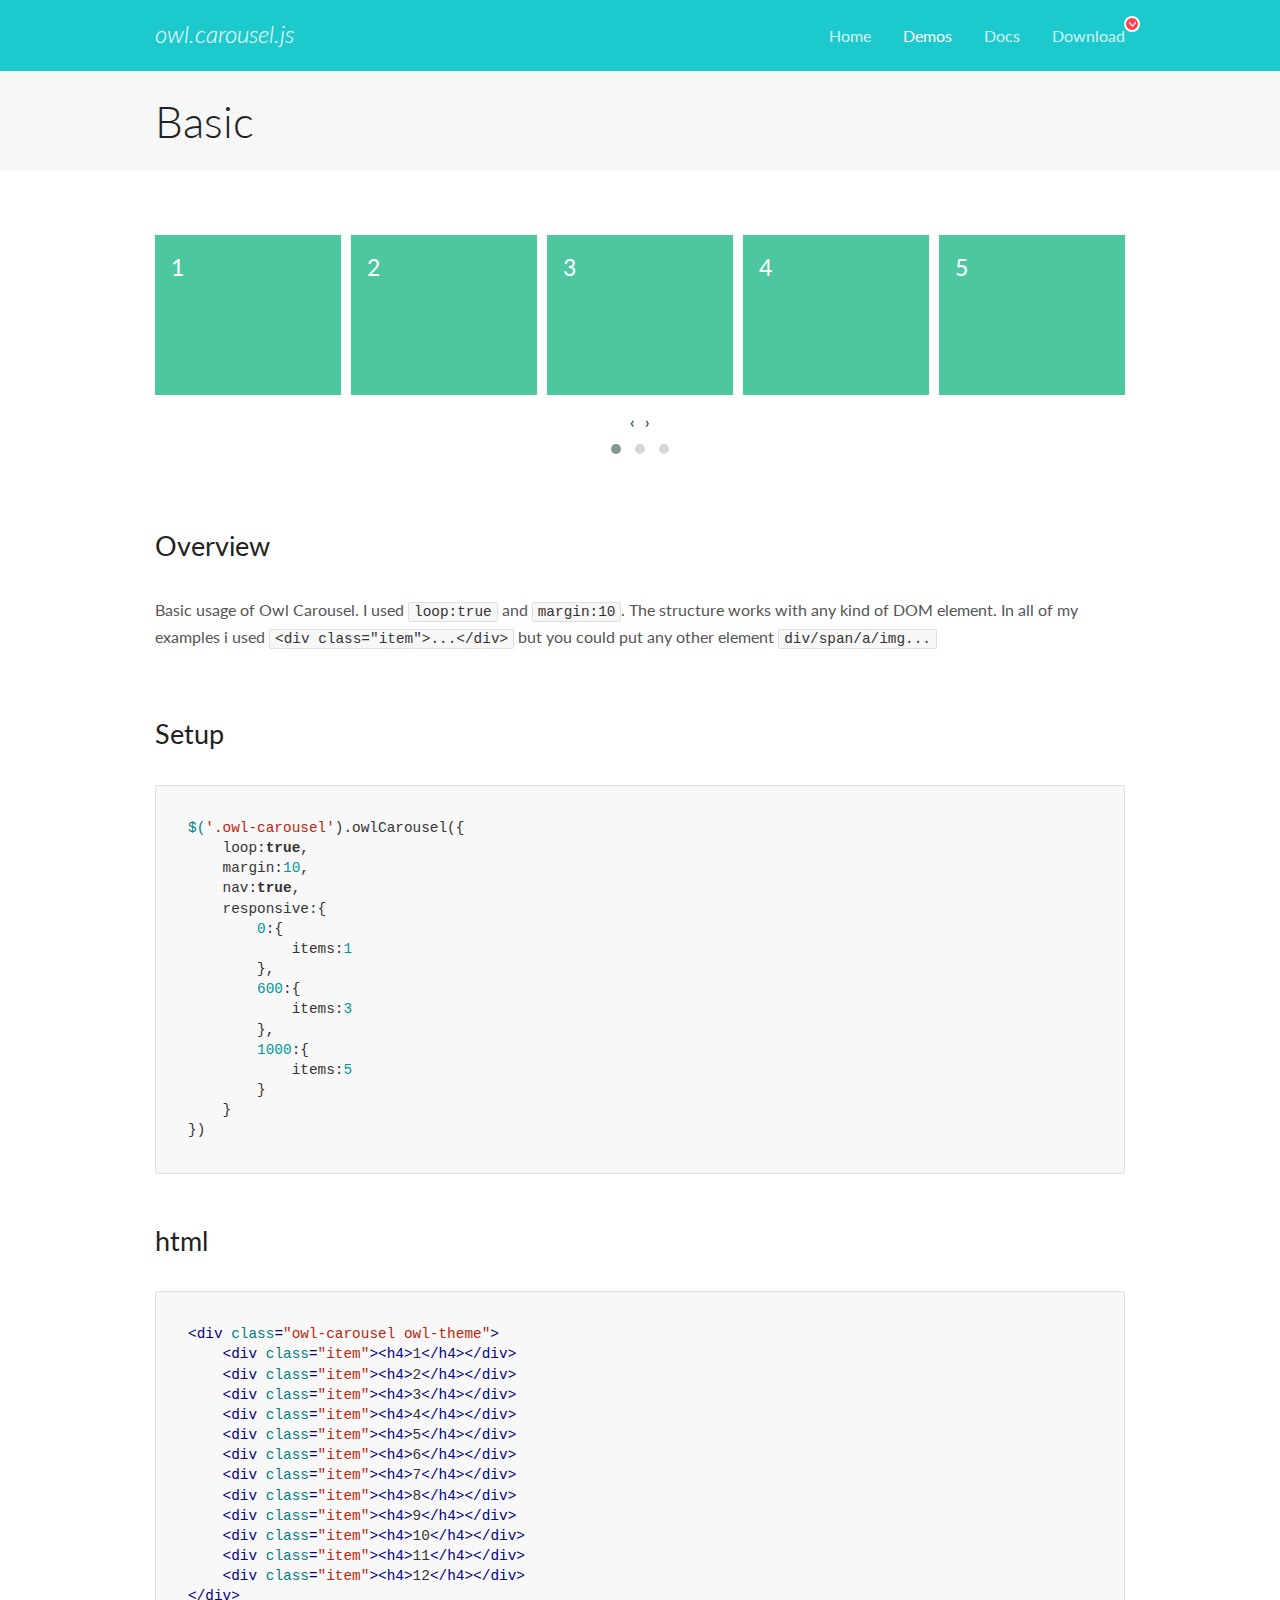
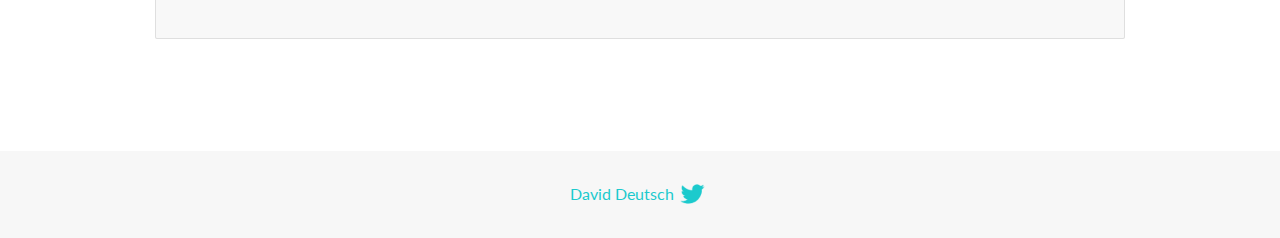
<file: Módulo_2/Desafio - Netflix/OwlCarousel2-2.3.4/docs/demos/basic.html>
<!DOCTYPE html>
<html lang="en">
  <head>

    <!-- head -->
    <meta charset="utf-8">
    <meta name="msapplication-tap-highlight" content="no" />
    <meta name="viewport" content="width=device-width, initial-scale=1.0" />
    <meta name="description" content="Basic usage demo">
    <meta name="author" content="David Deutsch">
    <title>
      Basic Demo | Owl Carousel | 2.3.4
    </title>

    <!-- Stylesheets -->
    <link href='https://fonts.googleapis.com/css?family=Lato:300,400,700,400italic,300italic' rel='stylesheet' type='text/css'>
    <link rel="stylesheet" href="../assets/css/docs.theme.min.css">

    <!-- Owl Stylesheets -->
    <link rel="stylesheet" href="../assets/owlcarousel/assets/owl.carousel.min.css">
    <link rel="stylesheet" href="../assets/owlcarousel/assets/owl.theme.default.min.css">

    <!-- HTML5 shim and Respond.js IE8 support of HTML5 elements and media queries -->

    <!--[if lt IE 9]>
      <script src="https://oss.maxcdn.com/libs/html5shiv/3.7.0/html5shiv.js"></script>
      <script src="https://oss.maxcdn.com/libs/respond.js/1.3.0/respond.min.js"></script>
    <![endif]-->

    <!-- Favicons -->
    <link rel="apple-touch-icon-precomposed" sizes="144x144" href="../assets/ico/apple-touch-icon-144-precomposed.png">
    <link rel="shortcut icon" href="../assets/ico/favicon.png">
    <link rel="shortcut icon" href="favicon.ico">

    <!-- Yeah i know js should not be in header. Its required for demos.-->

    <!-- javascript -->
    <script src="../assets/vendors/jquery.min.js"></script>
    <script src="../assets/owlcarousel/owl.carousel.js"></script>
  </head>
  <body>

    <!-- header -->
    <header class="header">
      <div class="row">
        <div class="large-12 columns">
          <div class="brand left">
            <h3>
              <a href="/OwlCarousel2/">owl.carousel.js</a> 
            </h3>
          </div>
          <a id="toggle-nav" class="right">
            <span></span> <span></span> <span></span> 
          </a> 
          <div class="nav-bar">
            <ul class="clearfix">
              <li> <a href="/OwlCarousel2/index.html">Home</a>  </li>
              <li class="active">
                <a href="/OwlCarousel2/demos/demos.html">Demos</a> 
              </li>
              <li> <a href="/OwlCarousel2/docs/started-welcome.html">Docs</a>  </li>
              <li>
                <a href="https://github.com/OwlCarousel2/OwlCarousel2/archive/2.3.4.zip">Download</a> 
                <span class="download"></span> 
              </li>
            </ul>
          </div>
        </div>
      </div>
    </header>

    <!-- title -->
    <section class="title">
      <div class="row">
        <div class="large-12 columns">
          <h1>Basic</h1>
        </div>
      </div>
    </section>

    <!--  Demos -->
    <section id="demos">
      <div class="row">
        <div class="large-12 columns">
          <div class="owl-carousel owl-theme">
            <div class="item">
              <h4>1</h4>
            </div>
            <div class="item">
              <h4>2</h4>
            </div>
            <div class="item">
              <h4>3</h4>
            </div>
            <div class="item">
              <h4>4</h4>
            </div>
            <div class="item">
              <h4>5</h4>
            </div>
            <div class="item">
              <h4>6</h4>
            </div>
            <div class="item">
              <h4>7</h4>
            </div>
            <div class="item">
              <h4>8</h4>
            </div>
            <div class="item">
              <h4>9</h4>
            </div>
            <div class="item">
              <h4>10</h4>
            </div>
            <div class="item">
              <h4>11</h4>
            </div>
            <div class="item">
              <h4>12</h4>
            </div>
          </div>
          <h3 id="overview">Overview</h3>
          <p>Basic usage of Owl Carousel. I used <code>loop:true</code> and <code>margin:10</code>. The structure works with any kind of DOM element. In all of my examples i used <code>&lt;div class=&quot;item&quot;&gt;...&lt;/div&gt;</code> but you could
            put any other element <code>div/span/a/img...</code></p>
          <h3 id="setup">Setup</h3>
          <pre><code>$(&#39;.owl-carousel&#39;).owlCarousel({
    loop:true,
    margin:10,
    nav:true,
    responsive:{
        0:{
            items:1
        },
        600:{
            items:3
        },
        1000:{
            items:5
        }
    }
})</code></pre>
          <h3 id="html">html</h3>
          <pre><code>&lt;div class=&quot;owl-carousel owl-theme&quot;&gt;
    &lt;div class=&quot;item&quot;&gt;&lt;h4&gt;1&lt;/h4&gt;&lt;/div&gt;
    &lt;div class=&quot;item&quot;&gt;&lt;h4&gt;2&lt;/h4&gt;&lt;/div&gt;
    &lt;div class=&quot;item&quot;&gt;&lt;h4&gt;3&lt;/h4&gt;&lt;/div&gt;
    &lt;div class=&quot;item&quot;&gt;&lt;h4&gt;4&lt;/h4&gt;&lt;/div&gt;
    &lt;div class=&quot;item&quot;&gt;&lt;h4&gt;5&lt;/h4&gt;&lt;/div&gt;
    &lt;div class=&quot;item&quot;&gt;&lt;h4&gt;6&lt;/h4&gt;&lt;/div&gt;
    &lt;div class=&quot;item&quot;&gt;&lt;h4&gt;7&lt;/h4&gt;&lt;/div&gt;
    &lt;div class=&quot;item&quot;&gt;&lt;h4&gt;8&lt;/h4&gt;&lt;/div&gt;
    &lt;div class=&quot;item&quot;&gt;&lt;h4&gt;9&lt;/h4&gt;&lt;/div&gt;
    &lt;div class=&quot;item&quot;&gt;&lt;h4&gt;10&lt;/h4&gt;&lt;/div&gt;
    &lt;div class=&quot;item&quot;&gt;&lt;h4&gt;11&lt;/h4&gt;&lt;/div&gt;
    &lt;div class=&quot;item&quot;&gt;&lt;h4&gt;12&lt;/h4&gt;&lt;/div&gt;
&lt;/div&gt;</code></pre>
          <script>
            $(document).ready(function() {
              var owl = $('.owl-carousel');
              owl.owlCarousel({
                margin: 10,
                nav: true,
                loop: true,
                responsive: {
                  0: {
                    items: 1
                  },
                  600: {
                    items: 3
                  },
                  1000: {
                    items: 5
                  }
                }
              })
            })
          </script>
        </div>
      </div>
    </section>

    <!-- footer -->
    <footer class="footer">
      <div class="row">
        <div class="large-12 columns">
          <h5>
            <a href="/OwlCarousel2/docs/support-contact.html">David Deutsch</a> 
            <a id="custom-tweet-button" href="https://twitter.com/share?url=https://github.com/OwlCarousel2/OwlCarousel2&text=Owl Carousel - This is so awesome! " target="_blank"></a> 
          </h5>
        </div>
      </div>
    </footer>

    <!-- vendors -->
    <script src="../assets/vendors/highlight.js"></script>
    <script src="../assets/js/app.js"></script>
  </body>
</html>
</file>
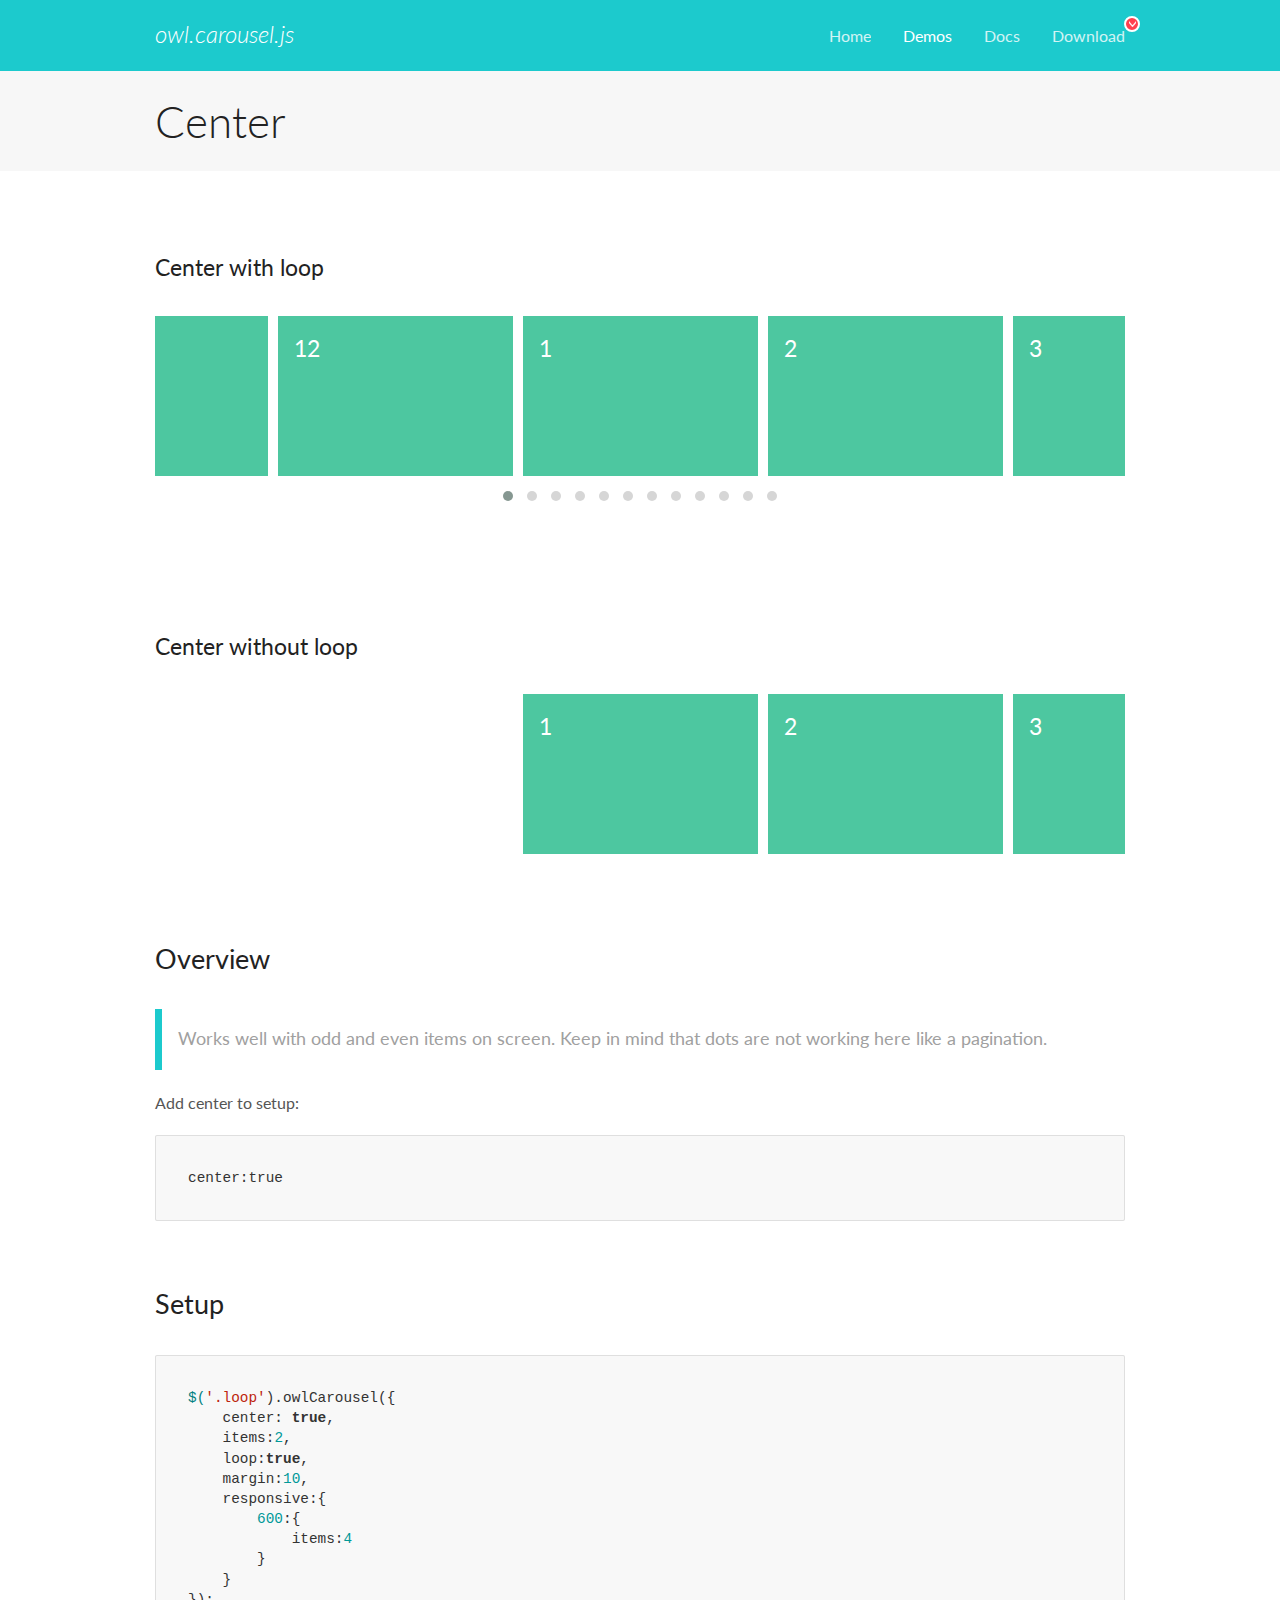
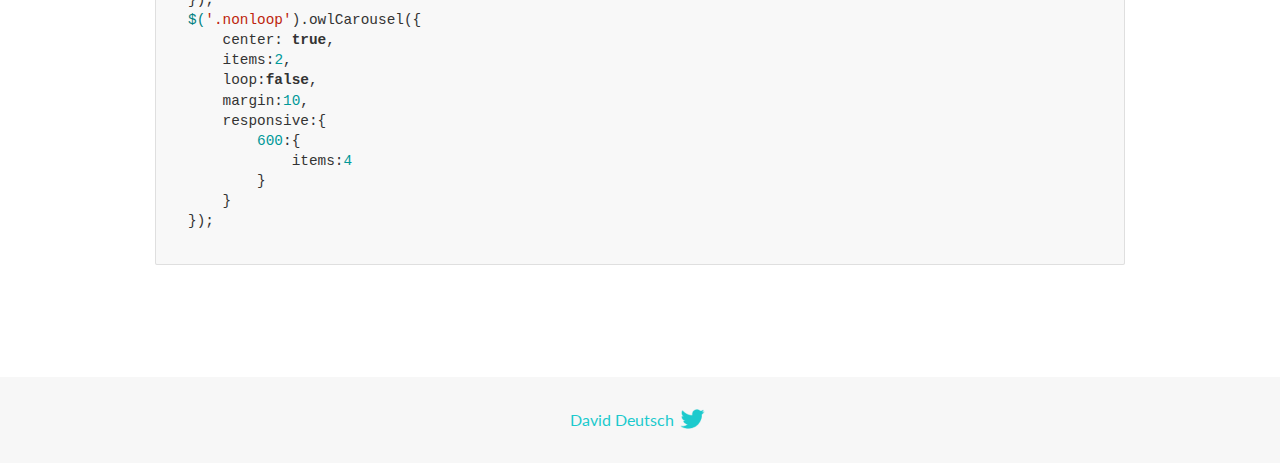
<file: Módulo_2/Desafio - Netflix/OwlCarousel2-2.3.4/docs/demos/center.html>
<!DOCTYPE html>
<html lang="en">
  <head>

    <!-- head -->
    <meta charset="utf-8">
    <meta name="msapplication-tap-highlight" content="no" />
    <meta name="viewport" content="width=device-width, initial-scale=1.0" />
    <meta name="description" content="Center carousel">
    <meta name="author" content="David Deutsch">
    <title>
      Center Demo | Owl Carousel | 2.3.4
    </title>

    <!-- Stylesheets -->
    <link href='https://fonts.googleapis.com/css?family=Lato:300,400,700,400italic,300italic' rel='stylesheet' type='text/css'>
    <link rel="stylesheet" href="../assets/css/docs.theme.min.css">

    <!-- Owl Stylesheets -->
    <link rel="stylesheet" href="../assets/owlcarousel/assets/owl.carousel.min.css">
    <link rel="stylesheet" href="../assets/owlcarousel/assets/owl.theme.default.min.css">

    <!-- HTML5 shim and Respond.js IE8 support of HTML5 elements and media queries -->

    <!--[if lt IE 9]>
      <script src="https://oss.maxcdn.com/libs/html5shiv/3.7.0/html5shiv.js"></script>
      <script src="https://oss.maxcdn.com/libs/respond.js/1.3.0/respond.min.js"></script>
    <![endif]-->

    <!-- Favicons -->
    <link rel="apple-touch-icon-precomposed" sizes="144x144" href="../assets/ico/apple-touch-icon-144-precomposed.png">
    <link rel="shortcut icon" href="../assets/ico/favicon.png">
    <link rel="shortcut icon" href="favicon.ico">

    <!-- Yeah i know js should not be in header. Its required for demos.-->

    <!-- javascript -->
    <script src="../assets/vendors/jquery.min.js"></script>
    <script src="../assets/owlcarousel/owl.carousel.js"></script>
  </head>
  <body>

    <!-- header -->
    <header class="header">
      <div class="row">
        <div class="large-12 columns">
          <div class="brand left">
            <h3>
              <a href="/OwlCarousel2/">owl.carousel.js</a> 
            </h3>
          </div>
          <a id="toggle-nav" class="right">
            <span></span> <span></span> <span></span> 
          </a> 
          <div class="nav-bar">
            <ul class="clearfix">
              <li> <a href="/OwlCarousel2/index.html">Home</a>  </li>
              <li class="active">
                <a href="/OwlCarousel2/demos/demos.html">Demos</a> 
              </li>
              <li> <a href="/OwlCarousel2/docs/started-welcome.html">Docs</a>  </li>
              <li>
                <a href="https://github.com/OwlCarousel2/OwlCarousel2/archive/2.3.4.zip">Download</a> 
                <span class="download"></span> 
              </li>
            </ul>
          </div>
        </div>
      </div>
    </header>

    <!-- title -->
    <section class="title">
      <div class="row">
        <div class="large-12 columns">
          <h1>Center</h1>
        </div>
      </div>
    </section>

    <!--  Demos -->
    <section id="demos">
      <div class="row">
        <div class="large-12 columns">
          <h4 id="center-with-loop">Center with loop</h4>
          <div class="loop owl-carousel owl-theme">
            <div class="item">
              <h4>1</h4>
            </div>
            <div class="item">
              <h4>2</h4>
            </div>
            <div class="item">
              <h4>3</h4>
            </div>
            <div class="item">
              <h4>4</h4>
            </div>
            <div class="item">
              <h4>5</h4>
            </div>
            <div class="item">
              <h4>6</h4>
            </div>
            <div class="item">
              <h4>7</h4>
            </div>
            <div class="item">
              <h4>8</h4>
            </div>
            <div class="item">
              <h4>9</h4>
            </div>
            <div class="item">
              <h4>10</h4>
            </div>
            <div class="item">
              <h4>11</h4>
            </div>
            <div class="item">
              <h4>12</h4>
            </div>
          </div>
          <br>
          <h4 id="center-without-loop">Center without loop</h4>
          <div class="nonloop owl-carousel">
            <div class="item">
              <h4>1</h4>
            </div>
            <div class="item">
              <h4>2</h4>
            </div>
            <div class="item">
              <h4>3</h4>
            </div>
            <div class="item">
              <h4>4</h4>
            </div>
            <div class="item">
              <h4>5</h4>
            </div>
            <div class="item">
              <h4>6</h4>
            </div>
            <div class="item">
              <h4>7</h4>
            </div>
            <div class="item">
              <h4>8</h4>
            </div>
            <div class="item">
              <h4>9</h4>
            </div>
            <div class="item">
              <h4>10</h4>
            </div>
            <div class="item">
              <h4>11</h4>
            </div>
            <div class="item">
              <h4>12</h4>
            </div>
          </div>
          <h3 id="overview">Overview</h3>
          <blockquote>
            <p>Works well with odd and even items on screen. Keep in mind that dots are not working here like a pagination.</p>
          </blockquote>
          <p>Add center to setup:</p>
          <pre><code>center:true</code></pre>
          <h3 id="setup">Setup</h3>
          <pre><code>$(&#39;.loop&#39;).owlCarousel({
    center: true,
    items:2,
    loop:true,
    margin:10,
    responsive:{
        600:{
            items:4
        }
    }
});
$(&#39;.nonloop&#39;).owlCarousel({
    center: true,
    items:2,
    loop:false,
    margin:10,
    responsive:{
        600:{
            items:4
        }
    }
});</code></pre>
          <script>
            jQuery(document).ready(function($) {
              $('.loop').owlCarousel({
                center: true,
                items: 2,
                loop: true,
                margin: 10,
                responsive: {
                  600: {
                    items: 4
                  }
                }
              });
              $('.nonloop').owlCarousel({
                center: true,
                items: 2,
                loop: false,
                margin: 10,
                responsive: {
                  600: {
                    items: 4
                  }
                }
              });
            });
          </script>
        </div>
      </div>
    </section>

    <!-- footer -->
    <footer class="footer">
      <div class="row">
        <div class="large-12 columns">
          <h5>
            <a href="/OwlCarousel2/docs/support-contact.html">David Deutsch</a> 
            <a id="custom-tweet-button" href="https://twitter.com/share?url=https://github.com/OwlCarousel2/OwlCarousel2&text=Owl Carousel - This is so awesome! " target="_blank"></a> 
          </h5>
        </div>
      </div>
    </footer>

    <!-- vendors -->
    <script src="../assets/vendors/highlight.js"></script>
    <script src="../assets/js/app.js"></script>
  </body>
</html>
</file>
<file: Modulo_3/Aula_6/assets/css/styles.css>
@import url('https://fonts.googleapis.com/css2?family=Quicksand:wght@300;400;600&display=swap');

body {
    background-color: #e5e8e8;
    color: #4e545c;
    margin: 0;
    font-family: 'Quicksand';
}

body.dark-mode {
    background-color: #000401;
    color: #e5e8e8;
}

main {
    height: 100vh;
    width: 100%;
    display: flex;
    flex-direction: column;
    align-items: center;
    justify-content: center;
}

footer {
    width: 100%;
    background-color: #4e545c;
    padding: 16px;
    color: #e5e8e8;
    position: fixed;
    bottom: 0;
    text-align: center;
    font-weight: 400;
}

footer.dark-mode {
    background-color: #8d9797;
    color: #000401;
}

button {
    border-radius: 40px;
    font-size: 1.5rem;
    height: 60px;
    width: 200px;
    border: none;
    background-color: #4e545c;
    color: #e5e8e8;
    transition: all 0.5s linear;
}

button:hover {
    background-color: #000401;
}

button.dark-mode {
    background-color: #e5e8e8;
    color: #4e545c;
}

button.dark-mode:hover {
    background-color: #4e545c;
    color: #e5e8e8;
}
</file>
<file: Módulo_2/Aula_3 Bootstrap/css/style.css>
body {
    font: 20px Arial, sans-serif;
}

.navbar {
    background-color: #298a08;
}

.quem-somos {
    background-color: #8181f7;
    color: white;

}

.margin {
    padding-bottom: 50px;
    padding-top: 10px;
}

.parceiros {
    background-color: #58fafa;
    color: white;
}

.bg-footer {
    background-color: black;
    color: white;
}
</file>
